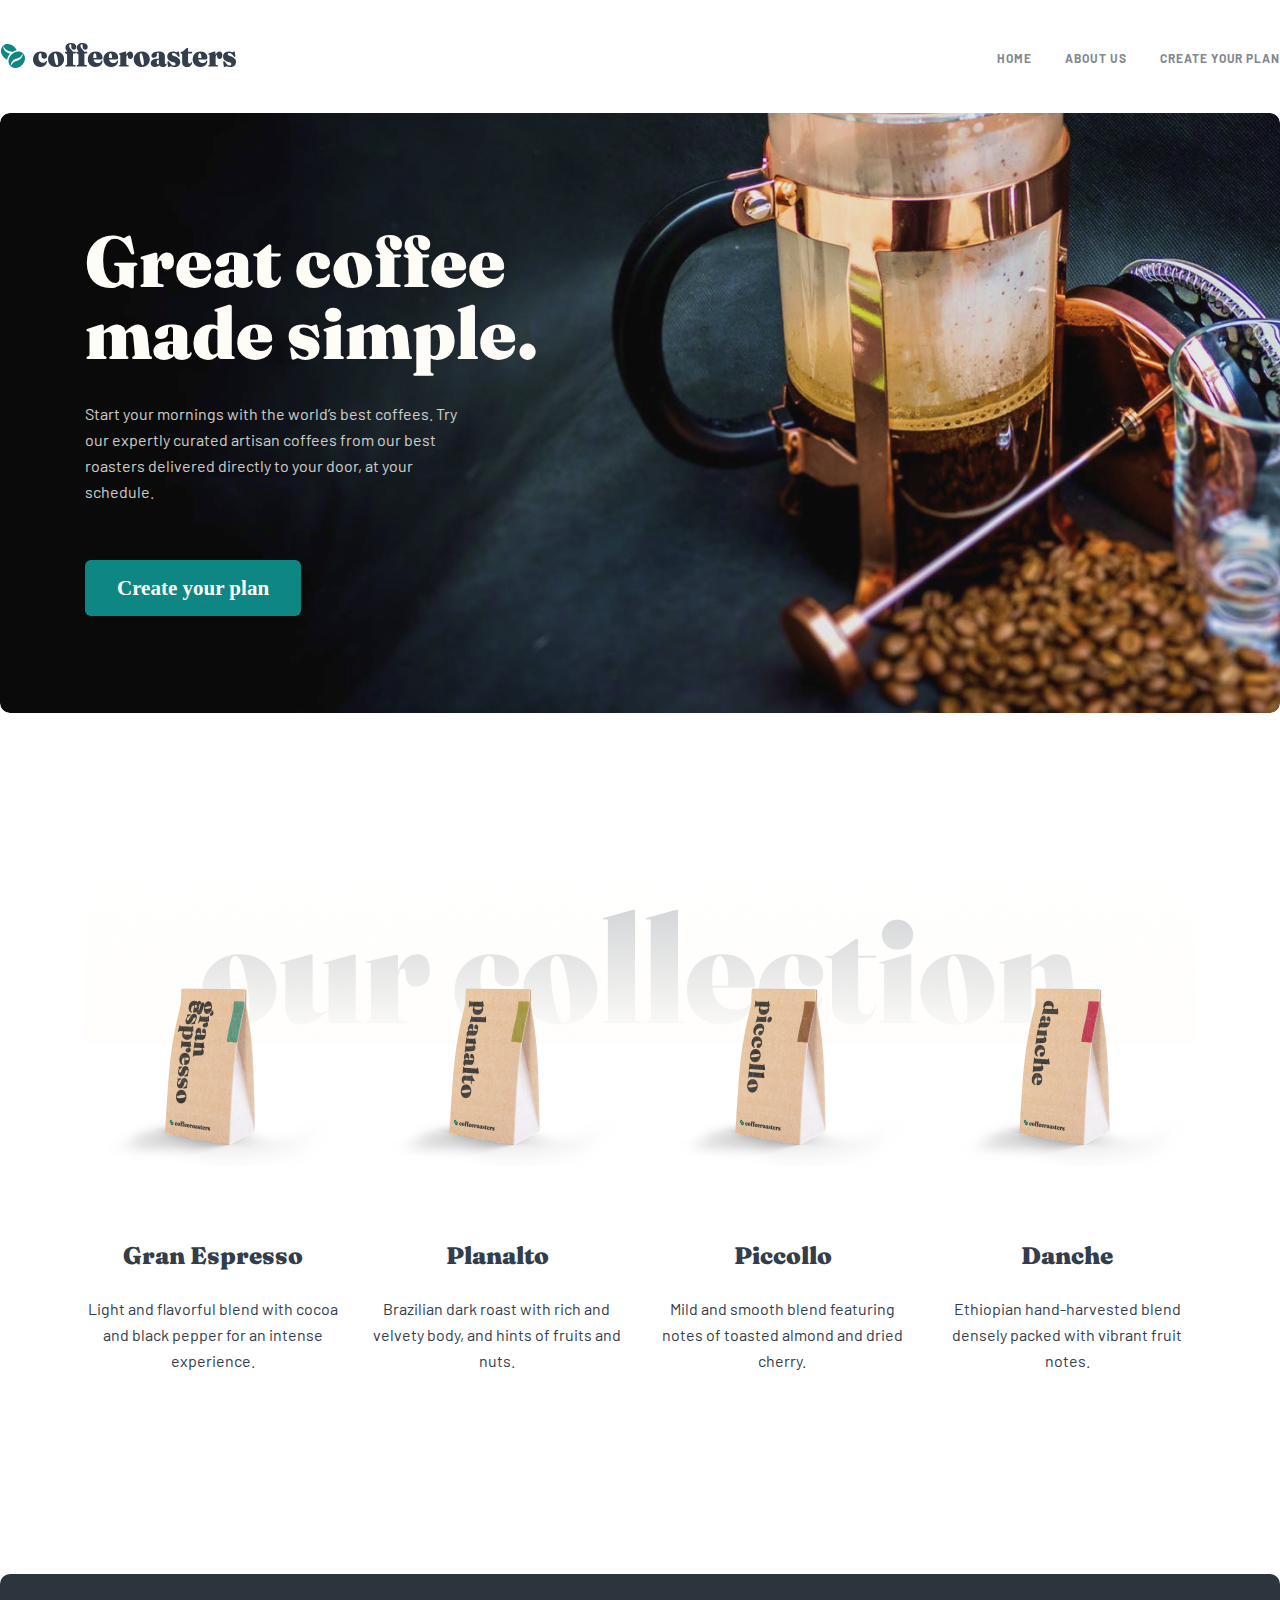
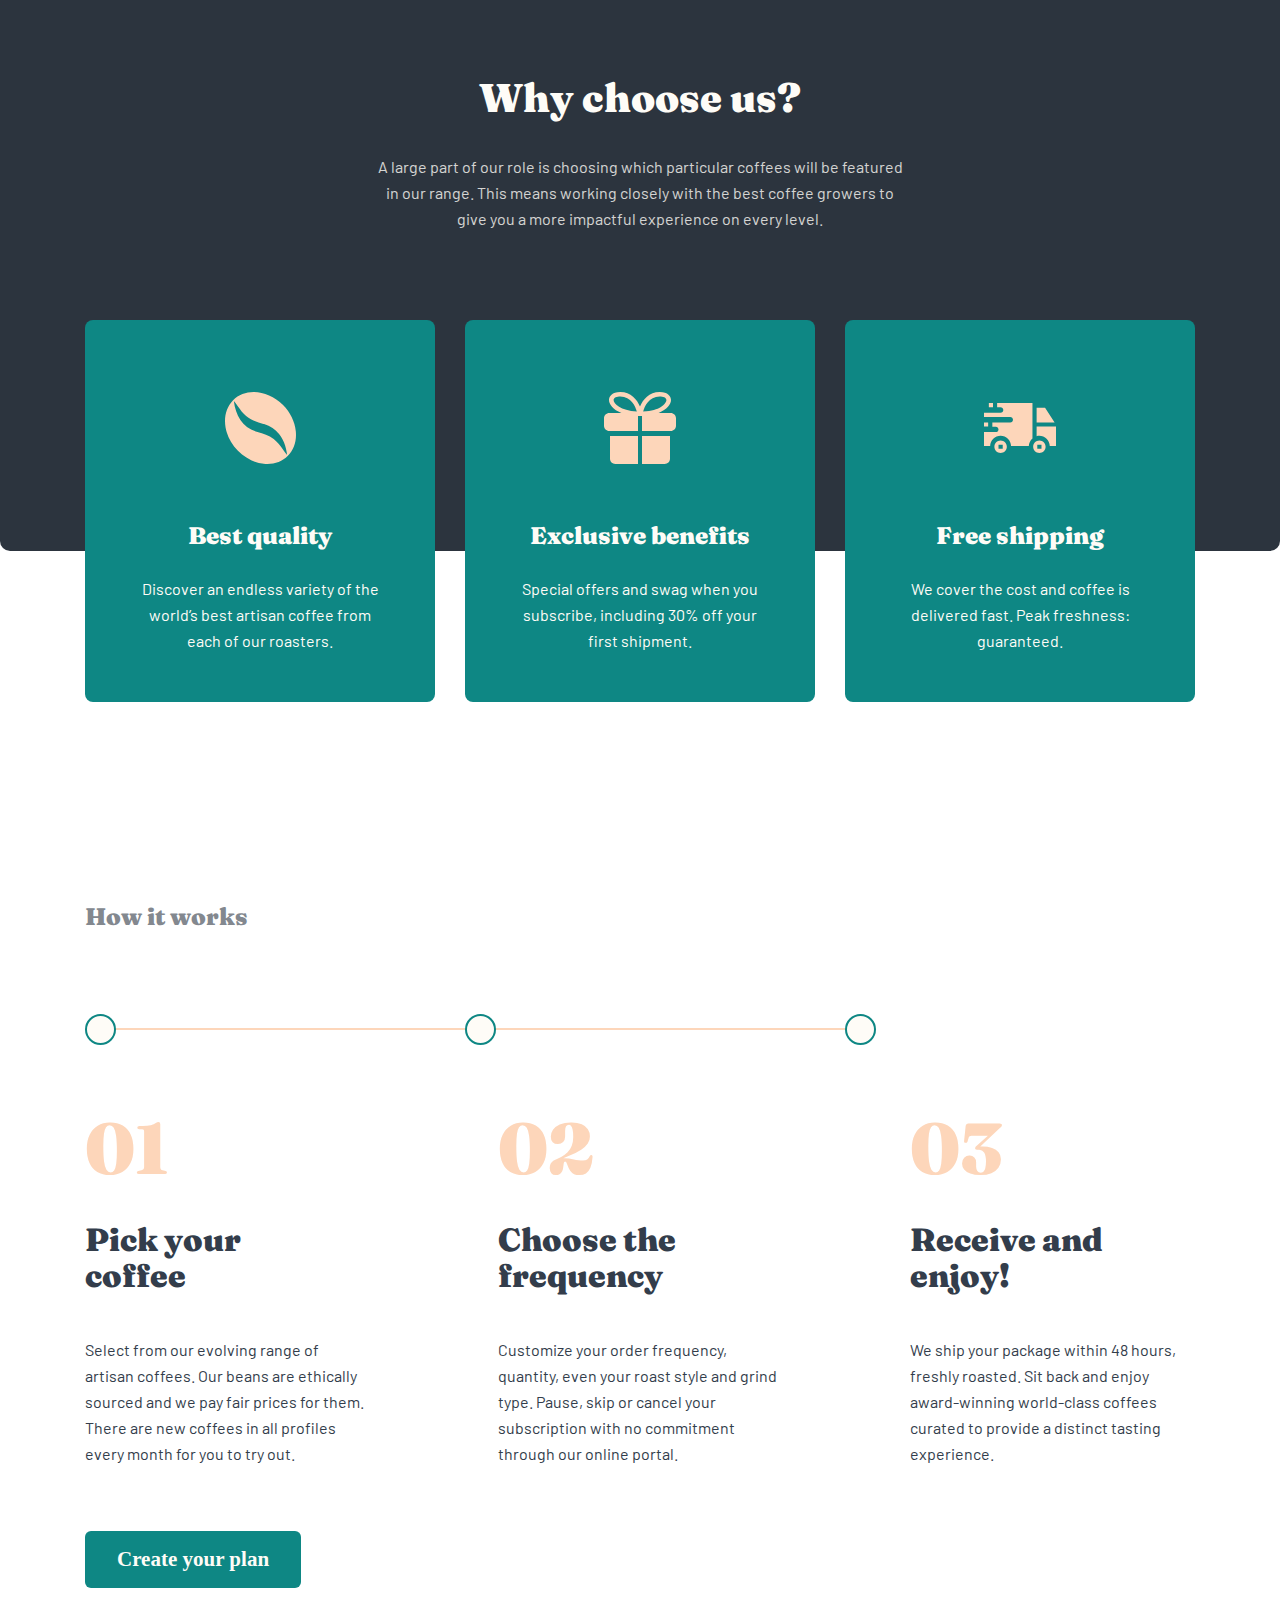
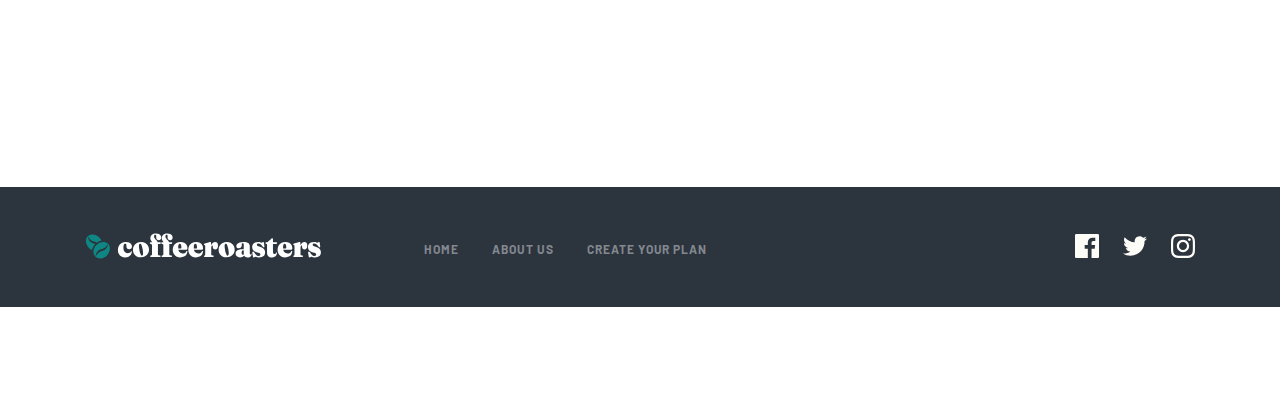
<file: index.html>
<!DOCTYPE html>
<html lang="en">

<head>
    <meta charset="UTF-8">
    <meta http-equiv="X-UA-Compatible" content="IE=edge">
    <meta name="viewport" content="width=device-width, initial-scale=1.0">
    <title>Desktop-Home</title>
    <link rel="preconnect" href="https://fonts.googleapis.com">
    <link rel="preconnect" href="https://fonts.gstatic.com" crossorigin>
    <link href="https://fonts.googleapis.com/css2?family=Fraunces:opsz,wght@9..144,900&display=swap" rel="stylesheet">
    <link rel="preconnect" href="https://fonts.googleapis.com">
    <link rel="preconnect" href="https://fonts.gstatic.com" crossorigin>
    <link href="https://fonts.googleapis.com/css2?family=Barlow:wght@400;700&display=swap" rel="stylesheet">
    <link rel="stylesheet" href="./сss/styles.css">
</head>
<body>
    <header class="header container">
        <a href="./index.html"><img class="logo" src="./images/logo.svg" alt=""></a>
        <nav>
            <ul class="menu menu__header">
                <li><a class="menu__item menu__item-header" href="./index.html">home</a></li>
                <li><a class="menu__item menu__item-header" href="./about-us.html">about us</a></li>
                <li><a class="menu__item menu__item-header" href="./desktop_create-plan.html">create your plan</a></li>
            </ul>
            <button class="burger"></button>
        </nav>
    </header>
    <main>
        <section class="slider container">
            <article class="content">
                <div class="slider__box">
                    <h1 class="slider__box-title">Great coffee
                        made simple.</h1>
                    <p class="slider__box-text">Start your mornings with the world’s best coffees. Try our expertly curated artisan coffees from
                        our
                        best roasters delivered directly to your door, at your schedule.</p>
                    <a href="./desktop_create-plan.html" class="button">Create your plan</a>
                </div>
            </article>
        </section>
        <section class="container collection_wrap">
            <article class="content collection">
                <article class="collection__sack">
                    <img class="collection__sack_coffee" src="./images/kopi1 copy.png" alt="">
                    <div>
                        <h4 class="collection__sack_coffee-title"> Gran Espresso</h4>
                        <p class="collection__sack_coffee-text">Light and flavorful blend with cocoa and black pepper for an intense experience.</p>
                    </div>
                </article>
                <article class="collection__sack">
                    <img class="collection__sack_coffee" src="./images/kopi2.png" alt="">
                    <div>
                        <h4 class="collection__sack_coffee-title"> Planalto</h4>
                        <p class="collection__sack_coffee-text">Brazilian dark roast with rich and velvety body, and hints of fruits and nuts.</p>
                    </div>
                </article>
                <article class="collection__sack">
                    <img class="collection__sack_coffee" src="./images/kopi3.png" alt="">
                    <div>
                        <h4 class="collection__sack_coffee-title">Piccollo</h4>
                        <p class="collection__sack_coffee-text">Mild and smooth blend featuring notes of toasted almond and dried cherry.</p>
                    </div>
                </article>
                <article class="collection__sack">
                    <img class="collection__sack_coffee coffee_4" src="./images/kopi4.png" alt="">
                    <div>
                        <h4 class="collection__sack_coffee-title">Danche</h4>
                        <p class="collection__sack_coffee-text">Ethiopian hand-harvested blend densely packed with vibrant fruit notes.</p>
                    </div>
                </article>
            </article>
        </section>
        <section class="container ">
            <article class="about__us">
                <h2 class="about__us-title">Why choose us?</h2>
                <p class="about__us-text">A large part of our role is choosing which particular coffees will be featured
                    in our range. This means working closely with the best coffee growers to give
                    you a more impactful experience on every level.</p>
                <div class="content about__us-wrap">
                    <article class="about__us-box">
                        <img class="about__us-icon" src="./icons/coffee-bean.svg" alt="">
                        <div>
                            <h4 class="about__us-box_title">Best quality</h4>
                            <p class="about__us-box_text">Discover an endless variety of the world’s best artisan coffee from each of our roasters.</p>
                        </div>
                    </article>
                    <article class="about__us-box">
                        <img class="about__us-icon" src="./icons/Combined Shape.svg" alt="">
                        <div>
                            <h4 class="about__us-box_title">Exclusive benefits</h4>
                            <p class="about__us-box_text">Special offers and swag when you subscribe, including 30% off your first shipment.</p>
                        </div>
                    </article>
                    <article class="about__us-box">
                        <img class="about__us-icon icon-car" src="./icons/car.svg" alt="">
                        <div>
                            <h4 class="about__us-box_title">Free shipping</h4>
                            <p class="about__us-box_text">We cover the cost and coffee is delivered fast. Peak freshness: guaranteed.</p>
                        </div>
                    </article>
                </div>
            </article>
        </section>
        <section class="container">
            <article class="content works">
                <h4 class="works-title">How it works</h4>
                <div class="works-oval">
                    <img src="./icons/Oval Copy.svg" alt="">
                    <img src="./icons/Oval Copy.svg" alt="">
                    <img src="./icons/Oval Copy.svg" alt="">
                </div>
                    <div class="works_wrap content">
                        <article class="works_item">
                            <p class="works_item-number">01</p>
                            <h3 class="works_item-title">Pick your <br>
                                coffee</h3>
                            <p class="works_item-text">Select from our evolving range of artisan coffees. Our beans are ethically sourced and we pay fair prices for them. There are new coffees in all profiles every month for you to try out.</p>
                        </article>
                        <article class="works_item">
                            <p class="works_item-number">02</p>
                            <h3 class="works_item-title">Choose the frequency</h3>
                            <p class="works_item-text">Customize&nbsp;your&nbsp;order&nbsp;frequency, quantity, even your roast style and grind type. Pause, skip or cancel your subscription with no commitment through our online portal.</p>
                        </article>
                        <article class="works_item">
                            <p class="works_item-number">03</p>
                            <h3 class="works_item-title">Receive and enjoy!</h3>
                            <p class="works_item-text">We ship your package within 48 hours, freshly roasted. Sit back and enjoy award-winning world-class coffees curated to provide a distinct tasting experience.</p>
                        </article>
                     </div>
                     <a href="./desktop_create-plan.html" class="button">Create your plan</a>
            </article >
        </section>
    </main>
<footer class="container">
<section class="footer_wrap content">
    <a href="./index.html"><img class="logo_footer" src="./images/logo_footer.svg" alt=""></a>
    <nav>
        <ul class="menu">
            <li><a class="menu__item menu__footer" href="./index.html">HOME</a></li>
            <li><a class="menu__item menu__footer" href="./about-us.html">ABOUT US</a></li>
            <li><a class="menu__item menu__footer" href="./desktop_create-plan.html">CREATE YOUR PLAN</a></li>
        </ul>
    </nav>
    <article class="socials">
        <a href="#"><svg width="24" height="24" viewBox="0 0 24 24" fill="none" xmlns="http://www.w3.org/2000/svg">
            <path d="M22.675 0H1.325C0.593 0 0 0.593 0 1.325V22.676C0 23.407 0.593 24 1.325 24H12.82V14.706H9.692V11.084H12.82V8.413C12.82 5.313 14.713 3.625 17.479 3.625C18.804 3.625 19.942 3.724 20.274 3.768V7.008L18.356 7.009C16.852 7.009 16.561 7.724 16.561 8.772V11.085H20.148L19.681 14.707H16.561V24H22.677C23.407 24 24 23.407 24 22.675V1.325C24 0.593 23.407 0 22.675 0Z" fill="#FEFCF7"/>
            </svg></a>
        <a href="#"><svg width="24" height="20" viewBox="0 0 24 20" fill="none" xmlns="http://www.w3.org/2000/svg">
            <path d="M24 2.55705C23.117 2.94905 22.168 3.21305 21.172 3.33205C22.189 2.72305 22.97 1.75805 23.337 0.608047C22.386 1.17205 21.332 1.58205 20.21 1.80305C19.313 0.846047 18.032 0.248047 16.616 0.248047C13.437 0.248047 11.101 3.21405 11.819 6.29305C7.728 6.08805 4.1 4.12805 1.671 1.14905C0.381 3.36205 1.002 6.25705 3.194 7.72305C2.388 7.69705 1.628 7.47605 0.965 7.10705C0.911 9.38805 2.546 11.522 4.914 11.997C4.221 12.185 3.462 12.229 2.69 12.081C3.316 14.037 5.134 15.46 7.29 15.5C5.22 17.123 2.612 17.848 0 17.54C2.179 18.937 4.768 19.752 7.548 19.752C16.69 19.752 21.855 12.031 21.543 5.10605C22.505 4.41105 23.34 3.54405 24 2.55705Z" fill="#FEFCF7"/>
            </svg></a>
        <a href="#"><svg width="24" height="24" viewBox="0 0 24 24" fill="none" xmlns="http://www.w3.org/2000/svg">
            <path fill-rule="evenodd" clip-rule="evenodd" d="M12 0C8.741 0 8.333 0.014 7.053 0.072C2.695 0.272 0.273 2.69 0.073 7.052C0.014 8.333 0 8.741 0 12C0 15.259 0.014 15.668 0.072 16.948C0.272 21.306 2.69 23.728 7.052 23.928C8.333 23.986 8.741 24 12 24C15.259 24 15.668 23.986 16.948 23.928C21.302 23.728 23.73 21.31 23.927 16.948C23.986 15.668 24 15.259 24 12C24 8.741 23.986 8.333 23.928 7.053C23.732 2.699 21.311 0.273 16.949 0.073C15.668 0.014 15.259 0 12 0ZM12 2.163C15.204 2.163 15.584 2.175 16.85 2.233C20.102 2.381 21.621 3.924 21.769 7.152C21.827 8.417 21.838 8.797 21.838 12.001C21.838 15.206 21.826 15.585 21.769 16.85C21.62 20.075 20.105 21.621 16.85 21.769C15.584 21.827 15.206 21.839 12 21.839C8.796 21.839 8.416 21.827 7.151 21.769C3.891 21.62 2.38 20.07 2.232 16.849C2.174 15.584 2.162 15.205 2.162 12C2.162 8.796 2.175 8.417 2.232 7.151C2.381 3.924 3.896 2.38 7.151 2.232C8.417 2.175 8.796 2.163 12 2.163ZM5.838 12C5.838 8.597 8.597 5.838 12 5.838C15.403 5.838 18.162 8.597 18.162 12C18.162 15.404 15.403 18.163 12 18.163C8.597 18.163 5.838 15.403 5.838 12ZM12 16C9.791 16 8 14.21 8 12C8 9.791 9.791 8 12 8C14.209 8 16 9.791 16 12C16 14.21 14.209 16 12 16ZM16.965 5.595C16.965 4.8 17.61 4.155 18.406 4.155C19.201 4.155 19.845 4.8 19.845 5.595C19.845 6.39 19.201 7.035 18.406 7.035C17.61 7.035 16.965 6.39 16.965 5.595Z" fill="#FEFCF7"/>
            </svg></a>
    </article>
</section>
</footer>
</body>

</html>
</file>
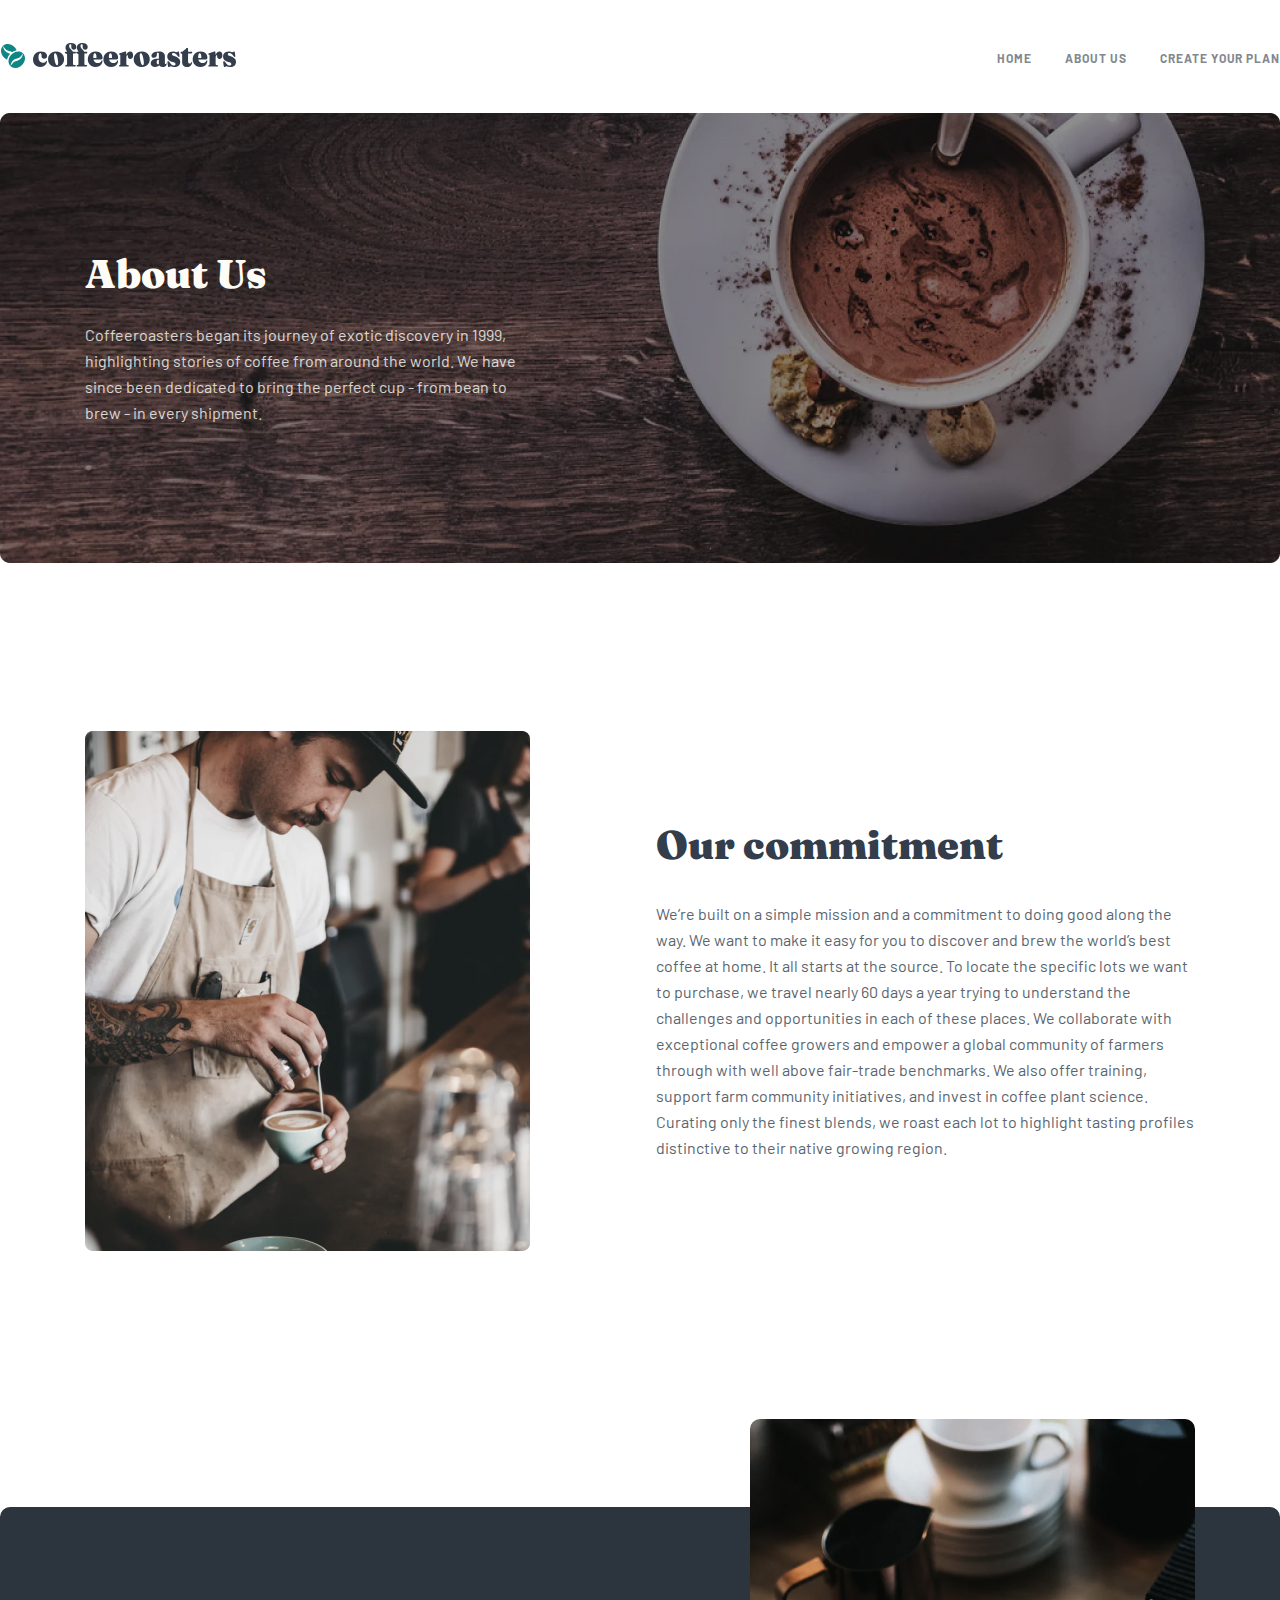
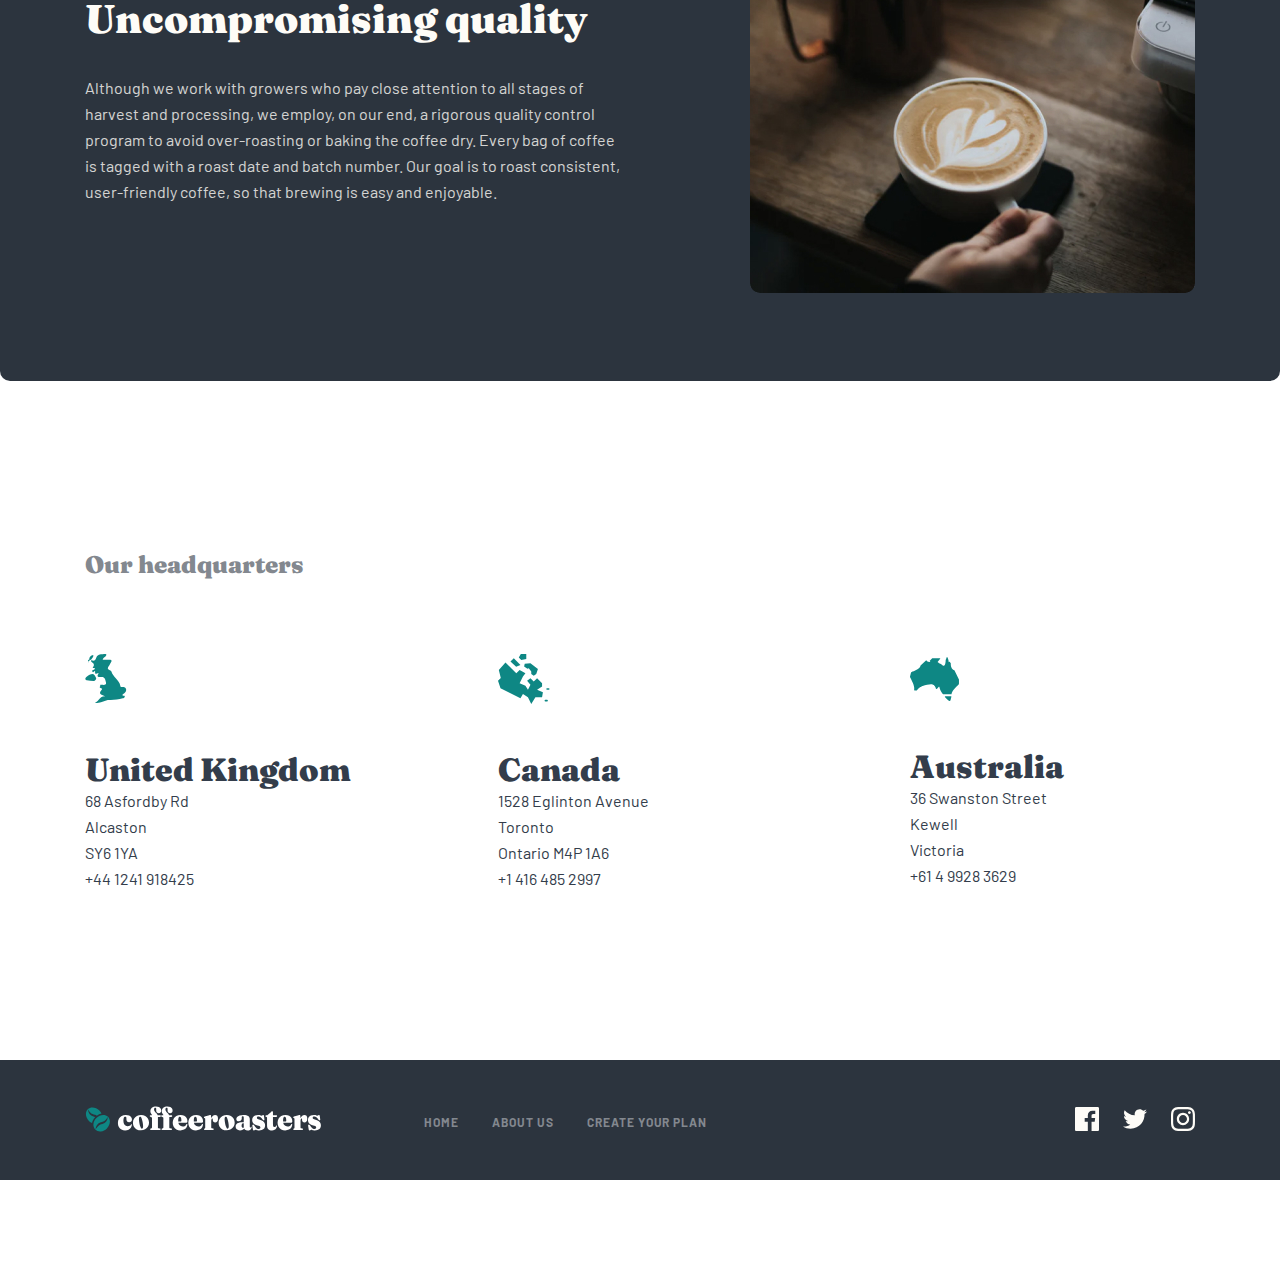
<file: about-us.html>
<!DOCTYPE html>
<html lang="en">

<head>
    <meta charset="UTF-8">
    <meta http-equiv="X-UA-Compatible" content="IE=edge">
    <meta name="viewport" content="width=device-width, initial-scale=1.0">
    <title>Desktop-About_Us</title>
    <link rel="preconnect" href="https://fonts.googleapis.com">
    <link rel="preconnect" href="https://fonts.gstatic.com" crossorigin>
    <link href="https://fonts.googleapis.com/css2?family=Fraunces:opsz,wght@9..144,900&display=swap" rel="stylesheet">
    <link rel="preconnect" href="https://fonts.googleapis.com">
    <link rel="preconnect" href="https://fonts.gstatic.com" crossorigin>
    <link href="https://fonts.googleapis.com/css2?family=Barlow:wght@400;700&display=swap" rel="stylesheet">
    <link rel="stylesheet" href="./сss/styles.css">
    <link rel="stylesheet" href="./styles-about-us.css">
</head>

<body>
    <header class="header container">
        <a href="./index.html"><img class="logo" src="./images/logo.svg" alt=""></a>
        <nav>
            <ul class="menu menu__header">
                <li><a class="menu__item menu__item-header" href="./index.html">home</a></li>
                <li><a class="menu__item menu__item-header" href="./about-us.html">about us</a></li>
                <li><a class="menu__item menu__item-header" href="./desktop_create-plan.html">create your plan</a></li>
            </ul>
            <button class="burger"></button>
        </nav>
    </header>
    <main>
        <section class="slider__about container">
            <article class="content">
                <div class="slider__about_box">
                    <h2 class="slider__about_box-title">About Us</h2>
                    <p class="slider__about_box-text">Coffeeroasters began its journey of exotic discovery in 1999,
                        highlighting stories of coffee from around the world. We have since been dedicated to bring the
                        perfect cup - from bean to brew - in every shipment.</p>
                </div>
            </article>
        </section>
        <section class="container  commitment_wrap">
            <article class="content  commitment">
                <div class="commitment__img"></div>
                <div class="commitment__box">
                    <h2 class="commitment__box-title">Our commitment</h2>
                    <p class="commitment__box-text">We’re built on a simple mission and a commitment to doing good along
                        the way. We want to make it easy for you to discover and brew the world’s best coffee at home.
                        It all starts at the source. To locate the specific lots we want to purchase, we travel nearly
                        60 days a year trying to understand the challenges and opportunities in each of these places. We
                        collaborate with exceptional coffee growers and empower a global community of farmers through
                        with well above fair-trade benchmarks. We also offer training, support farm community
                        initiatives, and invest in coffee plant science. Curating only the finest blends, we roast each
                        lot to highlight tasting profiles distinctive to their native growing region.</p>
                </div>
            </article>
        </section>
        <section class="container quality">
            <article class="content quality-wrap">
                <div class="quality-box">
                    <h2 class="quality-title">Uncompromising quality</h2>
                    <p class="quality-text">Although we work with growers who pay close attention to all stages of
                        harvest and processing, we employ, on our end, a rigorous quality control program to avoid
                        over-roasting or baking the coffee dry. Every bag of coffee is tagged with a roast date and
                        batch number. Our goal is to roast consistent, user-friendly coffee, so that brewing is easy and
                        enjoyable.</p>
                </div>
                <div class="quality-img"></div>
            </article>
        </section>
        <section class="container">
            <article class="content headquarters">
                <h4 class="headquarters-title">Our headquarters</h4>
                <div class="headquarters_wrap content">
                    <article class="headquarters_item">
                        <img class="headquarters_icon" src="./icons/u_kingdom.svg" alt="">
                        <h3 class="headquarters_item-title">United Kingdom</h3>
                        <p class="headquarters_item-text">68 Asfordby Rd <br>
                            Alcaston <br>
                            SY6 1YA <br>
                            +44 1241 918425</p>
                    </article>
                    <article class="headquarters_item">
                        <img class="headquarters_icon" src="./icons/canada.svg" alt="">
                        <h3 class="headquarters_item-title">Canada</h3>
                        <p class="headquarters_item-text">1528 Eglinton Avenue <br>
                            Toronto <br>
                            Ontario M4P 1A6 <br>
                            +1 416 485 2997</p>
                    </article>
                    <article class="headquarters_item">
                        <img class="headquarters_icon" src="./icons/australia.svg" alt="">
                        <h3 class="headquarters_item-title">Australia</h3>
                        <p class="headquarters_item-text">36 Swanston Street <br>
                            Kewell <br>
                            Victoria <br>
                            +61 4 9928 3629</p>
                    </article>
                </div>
            </article>
        </section>
    </main>
    <footer class="container">
        <section class="footer_wrap content">
            <a href="./index.html"><img class="logo_footer" src="./images/logo_footer.svg" alt=""></a>
            <nav>
                <ul class="menu">
                    <li><a class="menu__item menu__footer" href="./index.html">HOME</a></li>
                    <li><a class="menu__item menu__footer" href="./about-us.html">ABOUT US</a></li>
                    <li><a class="menu__item menu__footer" href="./desktop_create-plan.html">CREATE YOUR PLAN</a></li>
                </ul>
            </nav>
            <article class="socials">
                <a href="#"><svg width="24" height="24" viewBox="0 0 24 24" fill="none"
                        xmlns="http://www.w3.org/2000/svg">
                        <path
                            d="M22.675 0H1.325C0.593 0 0 0.593 0 1.325V22.676C0 23.407 0.593 24 1.325 24H12.82V14.706H9.692V11.084H12.82V8.413C12.82 5.313 14.713 3.625 17.479 3.625C18.804 3.625 19.942 3.724 20.274 3.768V7.008L18.356 7.009C16.852 7.009 16.561 7.724 16.561 8.772V11.085H20.148L19.681 14.707H16.561V24H22.677C23.407 24 24 23.407 24 22.675V1.325C24 0.593 23.407 0 22.675 0Z"
                            fill="#FEFCF7" />
                    </svg></a>
                <a href="#"><svg width="24" height="20" viewBox="0 0 24 20" fill="none"
                        xmlns="http://www.w3.org/2000/svg">
                        <path
                            d="M24 2.55705C23.117 2.94905 22.168 3.21305 21.172 3.33205C22.189 2.72305 22.97 1.75805 23.337 0.608047C22.386 1.17205 21.332 1.58205 20.21 1.80305C19.313 0.846047 18.032 0.248047 16.616 0.248047C13.437 0.248047 11.101 3.21405 11.819 6.29305C7.728 6.08805 4.1 4.12805 1.671 1.14905C0.381 3.36205 1.002 6.25705 3.194 7.72305C2.388 7.69705 1.628 7.47605 0.965 7.10705C0.911 9.38805 2.546 11.522 4.914 11.997C4.221 12.185 3.462 12.229 2.69 12.081C3.316 14.037 5.134 15.46 7.29 15.5C5.22 17.123 2.612 17.848 0 17.54C2.179 18.937 4.768 19.752 7.548 19.752C16.69 19.752 21.855 12.031 21.543 5.10605C22.505 4.41105 23.34 3.54405 24 2.55705Z"
                            fill="#FEFCF7" />
                    </svg></a>
                <a href="#"><svg width="24" height="24" viewBox="0 0 24 24" fill="none"
                        xmlns="http://www.w3.org/2000/svg">
                        <path fill-rule="evenodd" clip-rule="evenodd"
                            d="M12 0C8.741 0 8.333 0.014 7.053 0.072C2.695 0.272 0.273 2.69 0.073 7.052C0.014 8.333 0 8.741 0 12C0 15.259 0.014 15.668 0.072 16.948C0.272 21.306 2.69 23.728 7.052 23.928C8.333 23.986 8.741 24 12 24C15.259 24 15.668 23.986 16.948 23.928C21.302 23.728 23.73 21.31 23.927 16.948C23.986 15.668 24 15.259 24 12C24 8.741 23.986 8.333 23.928 7.053C23.732 2.699 21.311 0.273 16.949 0.073C15.668 0.014 15.259 0 12 0ZM12 2.163C15.204 2.163 15.584 2.175 16.85 2.233C20.102 2.381 21.621 3.924 21.769 7.152C21.827 8.417 21.838 8.797 21.838 12.001C21.838 15.206 21.826 15.585 21.769 16.85C21.62 20.075 20.105 21.621 16.85 21.769C15.584 21.827 15.206 21.839 12 21.839C8.796 21.839 8.416 21.827 7.151 21.769C3.891 21.62 2.38 20.07 2.232 16.849C2.174 15.584 2.162 15.205 2.162 12C2.162 8.796 2.175 8.417 2.232 7.151C2.381 3.924 3.896 2.38 7.151 2.232C8.417 2.175 8.796 2.163 12 2.163ZM5.838 12C5.838 8.597 8.597 5.838 12 5.838C15.403 5.838 18.162 8.597 18.162 12C18.162 15.404 15.403 18.163 12 18.163C8.597 18.163 5.838 15.403 5.838 12ZM12 16C9.791 16 8 14.21 8 12C8 9.791 9.791 8 12 8C14.209 8 16 9.791 16 12C16 14.21 14.209 16 12 16ZM16.965 5.595C16.965 4.8 17.61 4.155 18.406 4.155C19.201 4.155 19.845 4.8 19.845 5.595C19.845 6.39 19.201 7.035 18.406 7.035C17.61 7.035 16.965 6.39 16.965 5.595Z"
                            fill="#FEFCF7" />
                    </svg></a>
            </article>
        </section>
    </footer>
</body>

</html>
</file>
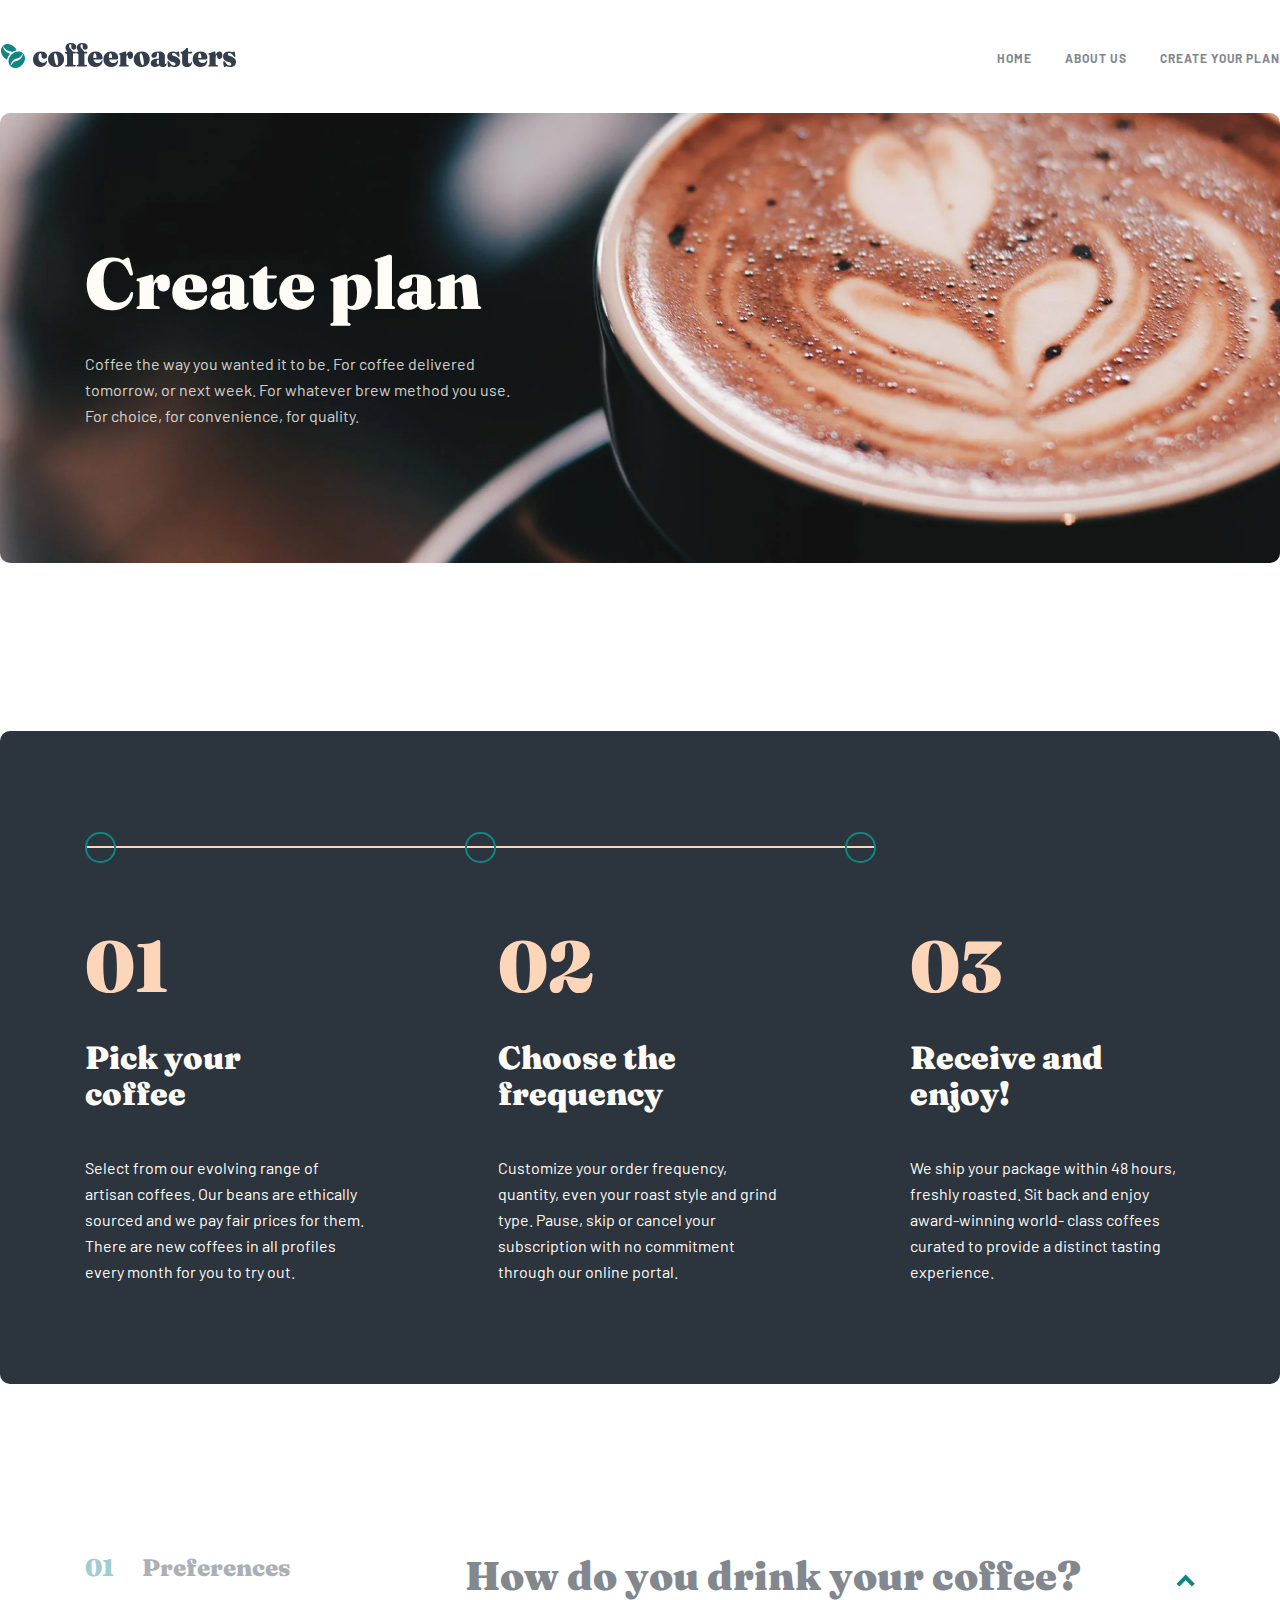
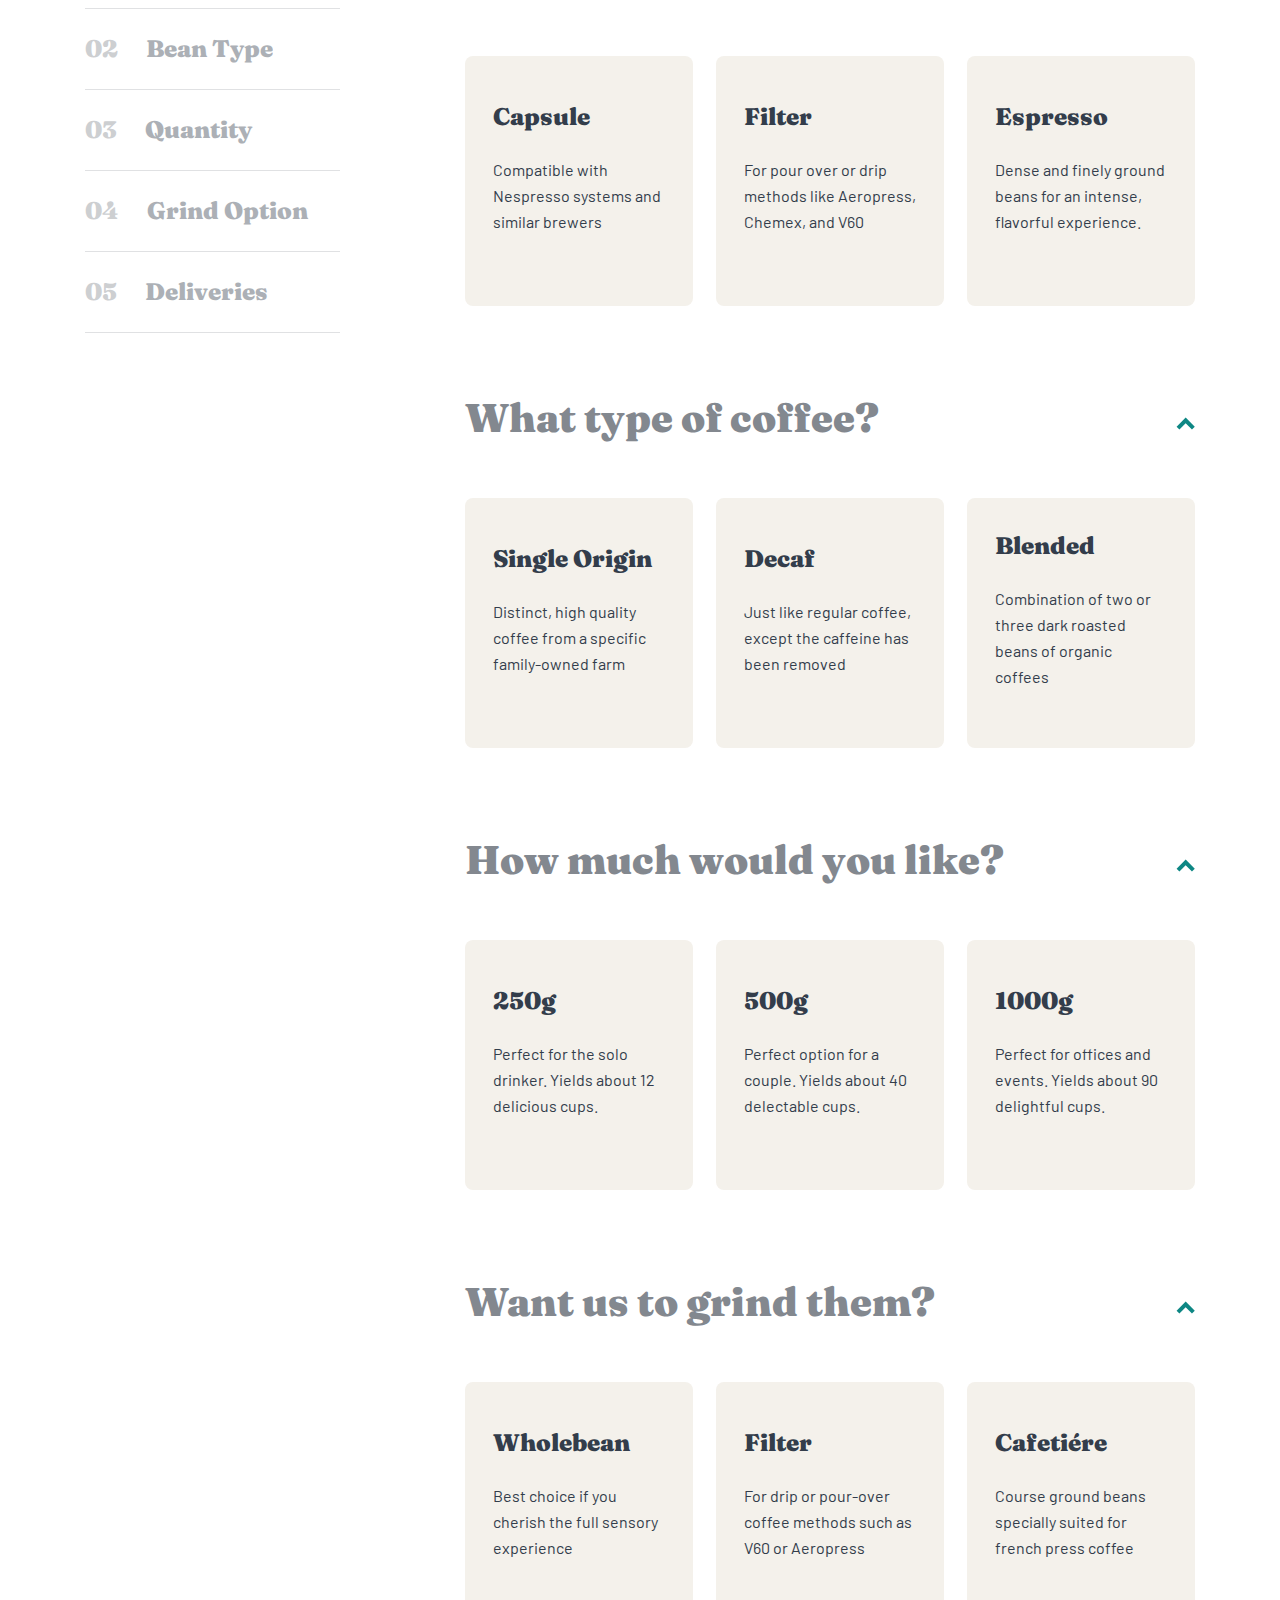
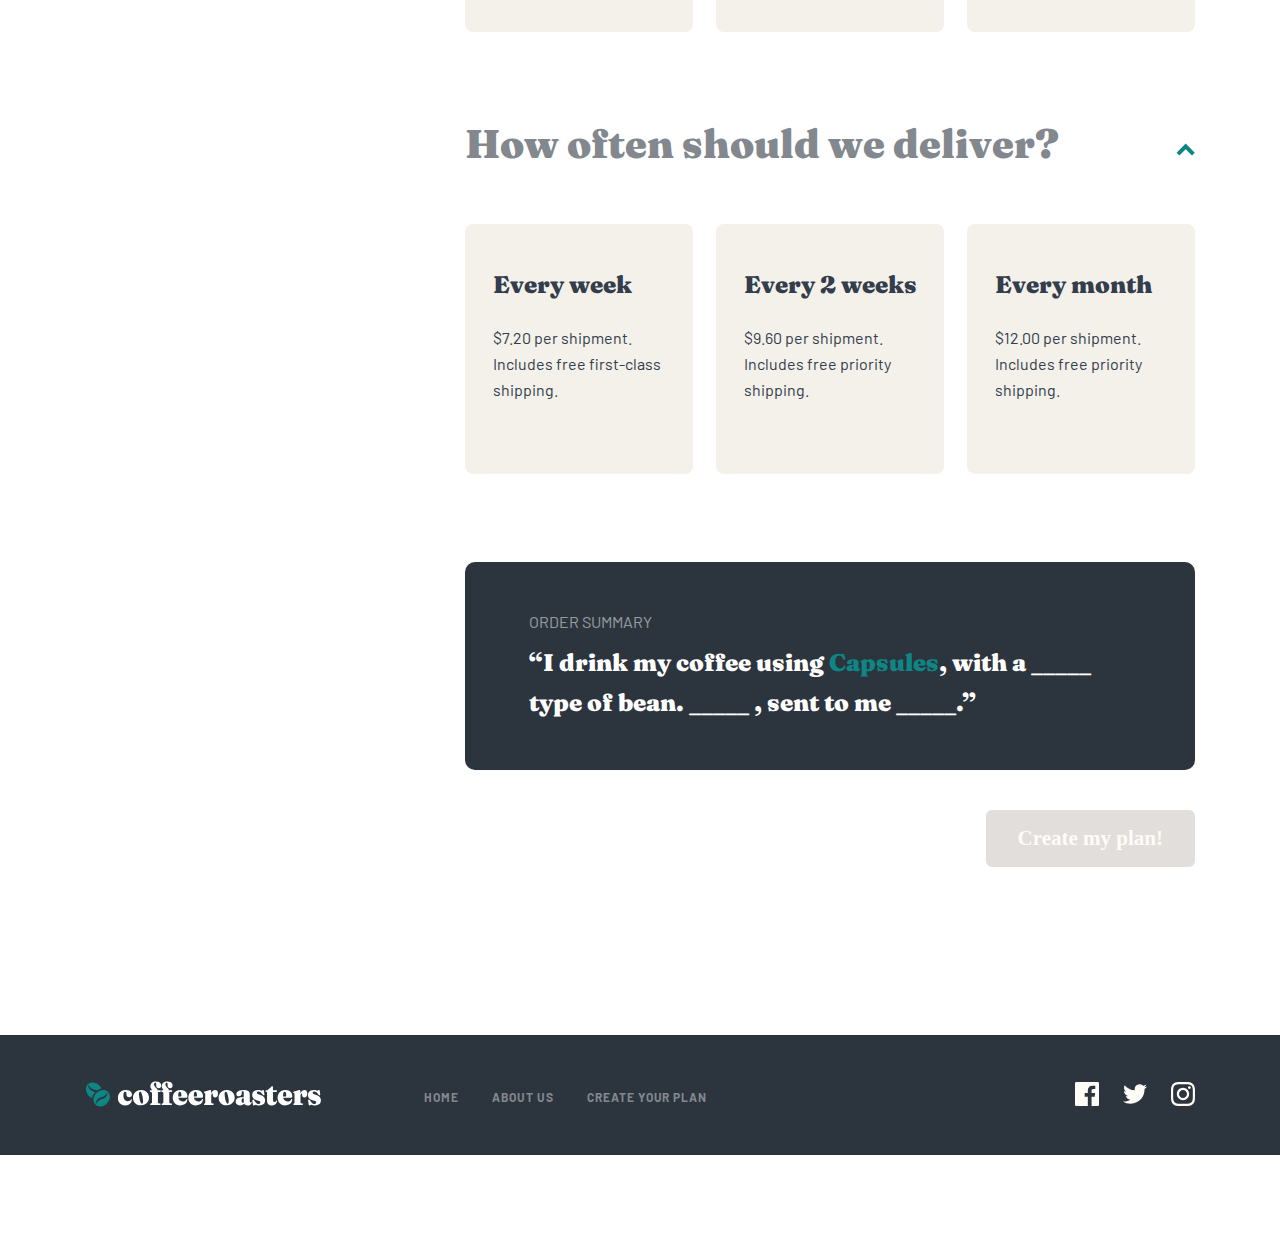
<file: desktop_create-plan.html>
<!DOCTYPE html>
<html lang="en">

<head>
    <meta charset="UTF-8">
    <meta http-equiv="X-UA-Compatible" content="IE=edge">
    <meta name="viewport" content="width=device-width, initial-scale=1.0">
    <title>Desktop-Subscribe</title>
    <link rel="preconnect" href="https://fonts.googleapis.com">
    <link rel="preconnect" href="https://fonts.gstatic.com" crossorigin>
    <link href="https://fonts.googleapis.com/css2?family=Fraunces:opsz,wght@9..144,900&display=swap" rel="stylesheet">
    <link rel="preconnect" href="https://fonts.googleapis.com">
    <link rel="preconnect" href="https://fonts.gstatic.com" crossorigin>
    <link href="https://fonts.googleapis.com/css2?family=Barlow:wght@400;700&display=swap" rel="stylesheet">
    <link rel="stylesheet" href="./сss/styles.css">
    <link rel="stylesheet" href="./styles__desktop_create-plan.css">
</head>

<body>
    <header class="header container">
        <a href="./index.html"><img class="logo" src="./images/logo.svg" alt=""></a>
        <nav>
            <ul class="menu menu__header">
                <li><a class="menu__item menu__item-header" href="./index.html">home</a></li>
                <li><a class="menu__item menu__item-header" href="./about-us.html">about us</a></li>
                <li><a class="menu__item menu__item-header" href="./desktop_create-plan.html">create your plan</a></li>
            </ul>
            <button class="burger"></button>
        </nav>
    </header>
    <main>
        <section class="slider__subscribeDefault container">
            <article class="content">
                <div class="slider__subscribeDefault-box">
                    <h1 class="slider__subscribeDefault_box-title">Create plan</h1>
                    <p class="slider__subscribeDefault_box-text">Coffee the way you wanted it to be. For coffee
                        delivered tomorrow, or next week. For whatever brew method you use. For choice, for convenience,
                        for quality.</p>
                </div>
            </article>
        </section>
        <section class="container choice_background">
            <article class="content choice">
                <div class="choice-oval">
                    <div class="choice-oval_item"></div>
                    <div class="choice-oval_item"></div>
                    <div class="choice-oval_item"></div>
                </div>
                <div class="choice_wrap content">
                    <article class="choice_item">
                        <p class="choice_item-number">01</p>
                        <h3 class="choice_item-title">Pick your <br>
                            coffee</h3>
                        <p class="choice_item-text">Select from our evolving range of artisan coffees. Our beans are
                            ethically sourced and we pay fair prices for them. There are new coffees in all profiles
                            every month for you to try out.</p>
                    </article>
                    <article class="choice_item">
                        <p class="choice_item-number">02</p>
                        <h3 class="choice_item-title">Choose the frequency</h3>
                        <p class="choice_item-text">Customize&nbsp;your&nbsp;order&nbsp;frequency, quantity, even your
                            roast style and grind type. Pause, skip or cancel your subscription with no commitment
                            through our online portal.</p>
                    </article>
                    <article class="choice_item">
                        <p class="choice_item-number">03</p>
                        <h3 class="choice_item-title">Receive and enjoy!</h3>
                        <p class="choice_item-text">We ship your package within 48 hours, freshly roasted. Sit back and
                            enjoy award-winning world-&nbsp;class coffees curated to provide a distinct tasting
                            experience.
                        </p>
                    </article>
                </div>
            </article>
        </section>
        <section class="content assortment">
            <aside>
                <ul>
                    <li class="assortment__wrap">
                        <div class="assortment__wrap-title">
                            <a href="#">
                                <h4 class="assortment__wrap-title_01 title-assortment">Preferences</h4>
                            </a>
                            <div class="assortment__wrap-border"></div>
                        </div>

                    </li>
                    <li class="assortment__wrap">
                        <div class="assortment__wrap-title">
                            <a href="#">
                                <h4 class="assortment__wrap-title_02 title-assortment">Bean Type</h4>
                            </a>
                            <div class="assortment__wrap-border"></div>
                        </div>

                    </li>
                    <li class="assortment__wrap">
                        <div class="assortment__wrap-title">
                            <a href="#">
                                <h4 class="assortment__wrap-title_03 title-assortment">Quantity</h4>
                            </a>
                            <div class="assortment__wrap-border"></div>
                        </div>

                    </li>
                    <li class="assortment__wrap">
                        <div class="assortment__wrap-title">
                            <a href="#">
                                <h4 class="assortment__wrap-title_04 title-assortment">Grind&nbsp;Option</h4>
                            </a>
                            <div class="assortment__wrap-border"></div>
                        </div>

                    </li>
                    <li class="assortment__wrap">
                        <div class="assortment__wrap-title">
                            <a href="#">
                                <h4 class="assortment__wrap-title_05 title-assortment">Deliveries</h4>
                            </a>
                            <div class="assortment__wrap-border"></div>
                        </div>

                    </li>
                </ul>
            </aside>
            <article class="assortment__choice">
                <div class="assortment__choice-wrap">
                    <div class="assortment__choice-title_wrap">
                        <p class="assortment__choice-title assortment__choice-title_1">How do you drink your coffee?</p>
                        <button class="assortment__choice-title_button assortment__choice-title1_button"><img
                                src="./icons/arrow_up.svg" alt=""> </button>
                    </div>
                    <div class="assortment__choice-wrap_box">
                        <article class="assortment__choice-box">
                            <div>
                                <h4 class="assortment__choice-box_title">Capsule</h4>
                                <p class="assortment__choice-box_text">Compatible with Nespresso systems and similar
                                    brewers</p>
                            </div>
                        </article>
                        <article class="assortment__choice-box">
                            <div>
                                <h4 class="assortment__choice-box_title">Filter</h4>
                                <p class="assortment__choice-box_text">For pour over or drip methods like Aeropress,
                                    Chemex, and V60</p>
                            </div>
                        </article>
                        <article class="assortment__choice-box">
                            <div>
                                <h4 class="assortment__choice-box_title">Espresso</h4>
                                <p class="assortment__choice-box_text">Dense and finely ground beans for an intense,
                                    flavorful experience.</p>
                            </div>
                        </article>
                    </div>
                </div>
                <div class="assortment__choice-wrap">
                    <div class="assortment__choice-title_wrap">
                        <p class="assortment__choice-title">What type of coffee?</p>
                        <button class="assortment__choice-title_button"><img src="./icons/arrow_up.svg" alt="">
                        </button>
                    </div>
                    <div class="assortment__choice-wrap_box">
                        <article class="assortment__choice-box">
                            <div>
                                <h4 class="assortment__choice-box_title">Single Origin</h4>
                                <p class="assortment__choice-box_text">Distinct, high quality coffee from a specific
                                    family-owned farm</p>
                            </div>
                        </article>
                        <article class="assortment__choice-box">
                            <div>
                                <h4 class="assortment__choice-box_title">Decaf</h4>
                                <p class="assortment__choice-box_text">Just like regular coffee, except the caffeine has
                                    been removed</p>
                            </div>
                        </article>
                        <article class="assortment__choice-box">
                            <div>
                                <h4 class="assortment__choice-box_title">Blended</h4>
                                <p class="assortment__choice-box_text">Combination of two or three dark roasted beans of
                                    organic coffees</p>
                            </div>
                        </article>
                    </div>
                </div>
                <div class="assortment__choice-wrap">
                    <div class="assortment__choice-title_wrap">
                        <p class="assortment__choice-title">How much would you like?</p>
                        <button class="assortment__choice-title_button"><img src="./icons/arrow_up.svg" alt="">
                        </button>
                    </div>
                    <div class="assortment__choice-wrap_box">
                        <article class="assortment__choice-box">
                            <div>
                                <h4 class="assortment__choice-box_title">250g</h4>
                                <p class="assortment__choice-box_text">Perfect for the solo drinker. Yields about 12
                                    delicious cups.</p>
                            </div>
                        </article>
                        <article class="assortment__choice-box">
                            <div>
                                <h4 class="assortment__choice-box_title">500g</h4>
                                <p class="assortment__choice-box_text">Perfect option for a couple. Yields about 40
                                    delectable cups.</p>
                            </div>
                        </article>
                        <article class="assortment__choice-box">
                            <div>
                                <h4 class="assortment__choice-box_title">1000g</h4>
                                <p class="assortment__choice-box_text">Perfect for offices and events. Yields about 90
                                    delightful cups.</p>
                            </div>
                        </article>
                    </div>
                </div>
                <div class="assortment__choice-wrap">
                    <div class="assortment__choice-title_wrap">
                        <p class="assortment__choice-title">Want us to grind them?</p>
                        <button class="assortment__choice-title_button"><img src="./icons/arrow_up.svg" alt="">
                        </button>
                    </div>
                    <div class="assortment__choice-wrap_box">
                        <article class="assortment__choice-box">
                            <div>
                                <h4 class="assortment__choice-box_title">Wholebean</h4>
                                <p class="assortment__choice-box_text">Best choice if you cherish the full sensory
                                    experience</p>
                            </div>
                        </article>
                        <article class="assortment__choice-box">
                            <div>
                                <h4 class="assortment__choice-box_title">Filter</h4>
                                <p class="assortment__choice-box_text">For drip or pour-over coffee methods such as V60
                                    or Aeropress</p>
                            </div>
                        </article>
                        <article class="assortment__choice-box">
                            <div>
                                <h4 class="assortment__choice-box_title">Cafetiére</h4>
                                <p class="assortment__choice-box_text"> Course ground beans specially suited for french
                                    press coffee</p>
                            </div>
                        </article>
                    </div>
                </div>
                <div class="assortment__choice-wrap">
                    <div class="assortment__choice-title_wrap">
                        <p class="assortment__choice-title">How often should we deliver?</p>
                        <button class="assortment__choice-title_button"><img src="./icons/arrow_up.svg" alt="">
                        </button>
                    </div>
                    <div class="assortment__choice-wrap_box">
                        <article class="assortment__choice-box">
                            <div>
                                <h4 class="assortment__choice-box_title">Every week</h4>
                                <p class="assortment__choice-box_text">$7.20 per shipment. Includes free first-class
                                    shipping.</p>
                            </div>
                        </article>
                        <article class="assortment__choice-box">
                            <div>
                                <h4 class="assortment__choice-box_title">Every 2 weeks</h4>
                                <p class="assortment__choice-box_text">$9.60 per shipment. Includes free priority
                                    shipping.</p>
                            </div>
                        </article>
                        <article class="assortment__choice-box">
                            <div>
                                <h4 class="assortment__choice-box_title">Every month</h4>
                                <p class="assortment__choice-box_text">$12.00 per shipment. Includes free priority
                                    shipping.</p>
                            </div>
                        </article>
                    </div>
                    <article class="assortment__choice-wrap order__wrap ">
                        <div class="order">
                            <h5 class="order__title">Order Summary</h5>
                            <p class="order__text">“I drink my coffee using <span
                                    class="order__text-capsul">Capsules</span>, with a <span>_____</span> type of bean.
                                <span>_____</span> , sent to me <span>_____</span>.”
                            </p>
                        </div>
                        <a href="#" class="button button__order">Create my plan!</a>
                    </article>
                </div>
            </article>
        </section>
    </main>
    <footer class="container">
        <section class="footer_wrap content">
            <a href="./index.html"><img class="logo_footer" src="./images/logo_footer.svg" alt=""></a>
            <nav>
                <ul class="menu">
                    <li><a class="menu__item menu__footer" href="./index.html">HOME</a></li>
                    <li><a class="menu__item menu__footer" href="./about-us.html">ABOUT US</a></li>
                    <li><a class="menu__item menu__footer" href="./desktop_create-plan.html">CREATE YOUR PLAN</a></li>
                </ul>
            </nav>
            <article class="socials">
                <a href="#"><svg width="24" height="24" viewBox="0 0 24 24" fill="none"
                        xmlns="http://www.w3.org/2000/svg">
                        <path
                            d="M22.675 0H1.325C0.593 0 0 0.593 0 1.325V22.676C0 23.407 0.593 24 1.325 24H12.82V14.706H9.692V11.084H12.82V8.413C12.82 5.313 14.713 3.625 17.479 3.625C18.804 3.625 19.942 3.724 20.274 3.768V7.008L18.356 7.009C16.852 7.009 16.561 7.724 16.561 8.772V11.085H20.148L19.681 14.707H16.561V24H22.677C23.407 24 24 23.407 24 22.675V1.325C24 0.593 23.407 0 22.675 0Z"
                            fill="#FEFCF7" />
                    </svg></a>
                <a href="#"><svg width="24" height="20" viewBox="0 0 24 20" fill="none"
                        xmlns="http://www.w3.org/2000/svg">
                        <path
                            d="M24 2.55705C23.117 2.94905 22.168 3.21305 21.172 3.33205C22.189 2.72305 22.97 1.75805 23.337 0.608047C22.386 1.17205 21.332 1.58205 20.21 1.80305C19.313 0.846047 18.032 0.248047 16.616 0.248047C13.437 0.248047 11.101 3.21405 11.819 6.29305C7.728 6.08805 4.1 4.12805 1.671 1.14905C0.381 3.36205 1.002 6.25705 3.194 7.72305C2.388 7.69705 1.628 7.47605 0.965 7.10705C0.911 9.38805 2.546 11.522 4.914 11.997C4.221 12.185 3.462 12.229 2.69 12.081C3.316 14.037 5.134 15.46 7.29 15.5C5.22 17.123 2.612 17.848 0 17.54C2.179 18.937 4.768 19.752 7.548 19.752C16.69 19.752 21.855 12.031 21.543 5.10605C22.505 4.41105 23.34 3.54405 24 2.55705Z"
                            fill="#FEFCF7" />
                    </svg></a>
                <a href="#"><svg width="24" height="24" viewBox="0 0 24 24" fill="none"
                        xmlns="http://www.w3.org/2000/svg">
                        <path fill-rule="evenodd" clip-rule="evenodd"
                            d="M12 0C8.741 0 8.333 0.014 7.053 0.072C2.695 0.272 0.273 2.69 0.073 7.052C0.014 8.333 0 8.741 0 12C0 15.259 0.014 15.668 0.072 16.948C0.272 21.306 2.69 23.728 7.052 23.928C8.333 23.986 8.741 24 12 24C15.259 24 15.668 23.986 16.948 23.928C21.302 23.728 23.73 21.31 23.927 16.948C23.986 15.668 24 15.259 24 12C24 8.741 23.986 8.333 23.928 7.053C23.732 2.699 21.311 0.273 16.949 0.073C15.668 0.014 15.259 0 12 0ZM12 2.163C15.204 2.163 15.584 2.175 16.85 2.233C20.102 2.381 21.621 3.924 21.769 7.152C21.827 8.417 21.838 8.797 21.838 12.001C21.838 15.206 21.826 15.585 21.769 16.85C21.62 20.075 20.105 21.621 16.85 21.769C15.584 21.827 15.206 21.839 12 21.839C8.796 21.839 8.416 21.827 7.151 21.769C3.891 21.62 2.38 20.07 2.232 16.849C2.174 15.584 2.162 15.205 2.162 12C2.162 8.796 2.175 8.417 2.232 7.151C2.381 3.924 3.896 2.38 7.151 2.232C8.417 2.175 8.796 2.163 12 2.163ZM5.838 12C5.838 8.597 8.597 5.838 12 5.838C15.403 5.838 18.162 8.597 18.162 12C18.162 15.404 15.403 18.163 12 18.163C8.597 18.163 5.838 15.403 5.838 12ZM12 16C9.791 16 8 14.21 8 12C8 9.791 9.791 8 12 8C14.209 8 16 9.791 16 12C16 14.21 14.209 16 12 16ZM16.965 5.595C16.965 4.8 17.61 4.155 18.406 4.155C19.201 4.155 19.845 4.8 19.845 5.595C19.845 6.39 19.201 7.035 18.406 7.035C17.61 7.035 16.965 6.39 16.965 5.595Z"
                            fill="#FEFCF7" />
                    </svg></a>
            </article>
        </section>
    </footer>
    <div class="ovall"></div>
</body>

</html>
</file>
<file: сss/styles.css>
*,
*::before,
*::after {
  box-sizing: border-box;
}

a {
  text-decoration: none;
}

body,
h1,
h2,
h3,
h4,
p,
ul {
  margin: 0;
}

body {
  font-family: "Barlow", sans-serif;
}

.container {
  max-width: 1280px;
  width: 100%;
  display: flex;
  justify-content: center;
}

.content {
  max-width: 1110px;
  width: 100%;
}

p {
  font-weight: 400;
  font-size: 16px;
  line-height: 26px;
}

.menu {
  width: 283px;
  padding: 0;
  list-style: none;
}
.menu__item {
  text-transform: uppercase;
  text-decoration: none;
  font-weight: 700;
  font-size: 12px;
  line-height: 15px;
  letter-spacing: 0.923077px;
  color: #83888F;
}

.button {
  text-decoration: none;
  font-family: "Fraunces 9pt";
  font-weight: 900;
  font-size: 21px;
  line-height: 25px;
  color: #FEFCF7;
  background: #0E8784;
  border-radius: 6px;
  padding: 16px 32px;
}

.button:hover {
  background: #66D2CF;
}

h4 {
  font-family: "Fraunces", serif;
  font-weight: 900;
  font-size: 24px;
  line-height: 32px;
  text-align: center;
  margin-bottom: 24px;
}

h4 + p {
  max-width: 255px;
  text-align: center;
}

@media (max-width: 800px) {
  p {
    font-weight: 400;
    font-size: 15px;
    line-height: 25px;
  }
}
.socials, .footer_wrap, .works_wrap, .works-oval, .about__us-wrap, .collection, .header, .menu {
  display: flex;
  justify-content: space-between;
  align-items: center;
  flex-wrap: wrap;
}

.works, .about__us-box, .about__us, main, body {
  display: flex;
  align-items: center;
  flex-direction: column;
}

.header {
  min-height: 113px;
}
.header .menu__item:hover {
  color: #333D4B;
}
.header .burger {
  display: none;
}

main {
  width: 100%;
}

.slider {
  align-items: center;
  min-height: 600px;
  background-image: url(../images/slider.jpg);
  border-radius: 10px;
}
.slider__box {
  max-width: 493px;
  min-height: 367px;
}
.slider__box-title {
  font-family: "Fraunces", serif;
  font-weight: 900;
  font-size: 72px;
  line-height: 72px;
  color: #FEFCF7;
  margin-bottom: 32px;
}
.slider__box-text {
  max-width: 392px;
  margin-bottom: 71px;
  color: #FEFCF7;
  opacity: 0.8;
}

.collection_wrap {
  background-image: url(../images/Group\ 13.png);
  background-repeat: no-repeat;
  background-position-y: 134px;
  background-position-x: center;
}

.collection {
  align-items: flex-end;
  min-height: 861px;
  padding-top: 200px;
  padding-bottom: 200px;
}
.collection__sack_coffee {
  margin-bottom: 71px;
}
.collection__sack_coffee-title, .collection__sack_coffee-text {
  color: #333D4B;
}

.coffee_4 {
  padding-top: 15px;
  padding-left: 20px;
}

.about__us {
  position: relative;
  border-radius: 10px;
  background-color: #2C343E;
  max-width: 1280px;
  width: 100%;
  min-height: 577px;
  margin-bottom: 151px;
  padding-top: 100px;
}
.about__us-title {
  font-family: "Fraunces";
  font-style: normal;
  font-weight: 900;
  font-size: 40px;
  line-height: 48px;
  text-align: center;
  color: #FEFCF7;
  margin-bottom: 32px;
}
.about__us-text {
  max-width: 528px;
  width: 100%;
  font-weight: 400;
  font-size: 16px;
  line-height: 26px;
  text-align: center;
  mix-blend-mode: normal;
  color: #FEFCF7;
  opacity: 0.8;
}
.about__us-wrap {
  position: absolute;
  top: 346px;
}
.about__us-box {
  max-width: 350px;
  width: 100%;
  min-height: 382px;
  background-color: #0E8784;
  border-radius: 8px;
  padding-top: 72px;
}
.about__us-icon {
  margin-bottom: 56px;
}
.about__us .icon-car {
  padding-top: 11px;
  margin-bottom: 67px;
}
.about__us-box_title, .about__us-box_text {
  color: #FEFCF7;
}

.works {
  justify-content: center;
  align-items: flex-start;
  min-height: 1085px;
}
.works-title {
  color: #83888F;
  margin-bottom: 95px;
}
.works-oval {
  flex-wrap: nowrap;
  width: 791px;
  height: 2px;
  background-color: #FDD6BA;
  margin-bottom: 82px;
}

.works_wrap {
  margin-bottom: 64px;
}

.works_item {
  max-width: 285px;
}
.works_item-number {
  font-family: "Fraunces";
  font-weight: 900;
  font-size: 72px;
  line-height: 72px;
  color: #FDD6BA;
  margin-bottom: 38px;
}
.works_item-title {
  font-family: "Fraunces", serif;
  font-weight: 900;
  font-size: 32px;
  line-height: 36px;
  color: #333D4B;
  margin-bottom: 43px;
}
.works_item-text {
  color: #333D4B;
}

footer {
  min-height: 120px;
  background: #2C343E;
  margin-bottom: 88px;
}

.footer_wrap {
  gap: 103px;
}

.menu__footer:hover {
  color: #FEFCF7;
}

.socials {
  width: 120px;
  margin-left: 265px;
}

.socials svg path:hover {
  fill: #FDD6BA;
}

@media (max-width: 800px) {
  .container {
    max-width: 689px;
    width: 100%;
  }
  .burger {
    display: none;
  }
  .slider {
    align-items: center;
    min-height: 500px;
    background-image: url(../images/slider_768.jpg);
    border-radius: 10px;
  }
  .slider__box {
    max-width: 398px;
    min-height: 292px;
    margin-left: 58px;
  }
  .slider__box-title {
    font-size: 48px;
    line-height: 48px;
    color: #FEFCF7;
    margin-bottom: 24px;
  }
  .slider__box-text {
    max-width: 392px;
    margin-bottom: 55px;
    color: #FEFCF7;
    opacity: 0.8;
  }
  .collection_wrap {
    background-size: 689px;
    background-position-y: 132px;
  }
  .collection {
    justify-content: center;
    align-content: flex-end;
    gap: 32px;
    padding-top: 0;
    padding-bottom: 144px;
    min-height: 1215px;
  }
  .collection__sack {
    min-width: 573px;
    display: flex;
    align-items: center;
    gap: 36px;
  }
  .collection__sack_coffee {
    margin-bottom: 0;
  }
  .collection__sack_coffee-title {
    text-align: start;
  }
  .collection__sack_coffee-text {
    max-width: 280px;
    text-align: start;
    padding-bottom: 14px;
  }
  .about__us {
    max-width: 688px;
    width: 100%;
    min-height: 573px;
    margin-bottom: 290px;
    padding-top: 56px;
  }
  .about__us-title {
    font-size: 32px;
    margin-bottom: 24px;
  }
  .about__us-text {
    max-width: 495px;
    width: 100%;
    font-size: 15px;
    line-height: 25px;
  }
  .about__us-wrap {
    top: 275px;
    justify-content: space-around;
    gap: 24px;
  }
  .about__us-box {
    flex-direction: row;
    justify-content: flex-start;
    gap: 55px;
    padding: 0;
    padding-left: 70px;
    max-width: 573px;
    min-height: 180px;
  }
  .about__us-icon {
    width: 55px;
    margin: 0;
  }
  .about__us .icon-car {
    padding-top: 0;
    margin-bottom: 0;
  }
  .about__us-box_title {
    text-align: start;
    margin-bottom: 16px;
  }
  .about__us-box_text {
    max-width: 345px;
    text-align: start;
  }
  .works {
    min-height: 910px;
  }
  .works-title {
    margin-bottom: 55px;
  }
  .works-oval {
    width: 497px;
    margin-bottom: 62px;
  }
  .works_wrap {
    align-items: flex-start;
    flex-wrap: nowrap;
    gap: 10px;
    min-width: 689px;
  }
  .works_item {
    max-width: 204px;
  }
  .works_item-number {
    margin-bottom: 42px;
  }
  .works_item-title {
    font-size: 28px;
    line-height: 32px;
    margin-bottom: 39px;
  }
  footer {
    min-height: 270px;
  }
  .footer_wrap {
    flex-direction: column;
    justify-content: center;
    gap: 32px;
  }
  .socials {
    margin-top: 33px;
    margin-left: 0;
  }
}
@media (max-width: 400px) {
  .container {
    max-width: 327px;
  }
  .header {
    min-height: 91px;
    padding-bottom: 5px;
  }
  .header .logo {
    width: 163px;
    height: 18px;
  }
  .header .menu__header {
    display: none;
    width: 375px;
    height: 577px;
    background: linear-gradient(359deg, rgba(254, 252, 247, 0.504981) 0%, #Fff 55.94%);
    position: absolute;
    z-index: 1;
    left: 0;
    top: 90px;
    text-align: center;
  }
  .header .menu__item-header {
    text-transform: capitalize;
    font-family: "Fraunces";
    font-style: normal;
    font-weight: 900;
    font-size: 24px;
    line-height: 32px;
    color: #333D4B;
  }
  .header .burger {
    display: block;
    width: 16px;
    height: 15px;
    background-color: transparent;
    border: 0 solid #333D4B;
    border-width: 3px 0;
    border-radius: 1.5px;
    position: relative;
    cursor: pointer;
  }
  .header .burger::before {
    content: "";
    position: absolute;
    width: 16px;
    height: 3px;
    background-color: #333D4B;
    left: 0;
    top: 3px;
    border-radius: 1.5px;
  }
  .header nav:hover .menu__header {
    display: flex;
    justify-content: flex-start;
    gap: 32px;
    padding-top: 37px;
  }
  main {
    width: 100%;
  }
  .slider {
    background-image: url(../images/slider_375.jpg);
    background-size: cover;
  }
  .slider__box {
    max-width: 279px;
    margin: 0 auto;
    text-align: center;
  }
  .slider__box-title {
    font-size: 40px;
    line-height: 40px;
    margin-bottom: 24px;
  }
  .slider__box-text {
    margin-bottom: 54px;
  }
  .collection_wrap {
    background-image: url(../images/Group\ 13_375.png);
    background-size: 375px;
    background-position-y: 119px;
  }
  .collection {
    gap: 48px;
    padding-top: 204px;
    padding-bottom: 120px;
  }
  .collection__sack {
    flex-direction: column;
    gap: 24px;
  }
  .collection__sack_coffee-title, .collection__sack_coffee-text {
    text-align: center;
    padding-bottom: 0;
  }
  .coffee_4 {
    padding-top: 15px;
    padding-left: 20px;
  }
  .about__us {
    min-height: 902px;
    margin-bottom: 597px;
    padding-top: 64px;
  }
  .about__us-title {
    font-size: 28px;
    line-height: 28px;
    margin-bottom: 24px;
  }
  .about__us-text {
    max-width: 255px;
  }
  .about__us-wrap {
    position: absolute;
    top: 305px;
  }
  .about__us-box {
    flex-direction: column;
    justify-content: center;
    gap: 56px;
    max-width: 279px;
    min-height: 382px;
    padding-top: 21px;
    padding-left: 0;
  }
  .about__us .icon-car {
    padding-top: 11px;
  }
  .about__us-box_title, .about__us-box_text {
    text-align: center;
    max-width: 212px;
  }
  .about__us-box_text {
    max-width: 212px;
  }
  .works {
    padding: 120px 0;
    align-items: center;
  }
  .works-title {
    margin-bottom: 80px;
  }
  .works-oval {
    display: none;
  }
  .works_wrap {
    flex-direction: column;
    align-items: center;
    gap: 56px;
    margin-bottom: 79px;
  }
  .works_item {
    text-align: center;
    max-width: 327px;
  }
  .works_item-number {
    margin-bottom: 24px;
  }
  .works_item-title {
    font-size: 28px;
    line-height: 32px;
    margin-bottom: 24px;
  }
  footer {
    min-height: 346px;
    margin-bottom: 72px;
  }
  .footer_wrap {
    gap: 48px;
  }
  .menu {
    flex-direction: column;
    gap: 24px;
  }
  .socials {
    margin: 0;
  }
}/*# sourceMappingURL=styles.css.map */
</file>
<file: styles-about-us.css>
.headquarters_wrap, .quality-wrap, .commitment {
  display: flex;
  justify-content: space-between;
  align-items: center;
  flex-wrap: wrap;
}

h2 {
  font-family: "Fraunces";
  font-style: normal;
  font-weight: 900;
  font-size: 40px;
  line-height: 48px;
  color: #FEFCF7;
}

.slider__about {
  align-items: center;
  background-image: url(./images/slider_about.jpg);
  min-height: 450px;
}
.slider__about_box {
  max-width: 445px;
}
.slider__about_box-title {
  margin-bottom: 24px;
}
.slider__about_box-text {
  font-family: "Barlow";
  font-style: normal;
  font-weight: 400;
  font-size: 16px;
  line-height: 26px;
  color: #FEFCF7;
  mix-blend-mode: normal;
  opacity: 0.8;
}

.commitment_wrap {
  margin-bottom: 88px;
}

.commitment {
  min-height: 856px;
}
.commitment__img {
  background-image: url(./images/Our-commitment.png);
  width: 445px;
  height: 520px;
}
.commitment__box {
  max-width: 539px;
}
.commitment__box-title {
  color: #333D4B;
  margin-bottom: 32px;
}
.commitment__box-text {
  color: #333D4B;
  mix-blend-mode: normal;
  opacity: 0.8;
}

.quality {
  position: relative;
  border-radius: 10px;
  background-color: #2C343E;
  max-width: 1280px;
  width: 100%;
  min-height: 474px;
}
.quality-wrap {
  align-items: flex-end;
}
.quality-box {
  max-width: 540px;
  padding-bottom: 176px;
}
.quality-title {
  margin-bottom: 32px;
}
.quality-text {
  color: #FEFCF7;
  mix-blend-mode: normal;
  opacity: 0.8;
}
.quality-img {
  position: absolute;
  background-image: url(./images/quality-img-desktop.jpg);
  border-radius: 10px;
  width: 445px;
  height: 474px;
  bottom: 88px;
  right: 85px;
}

.headquarters {
  padding: 168px 0;
}
.headquarters-title {
  text-align: start;
  color: #83888F;
  margin-bottom: 72px;
}

.headquarters_item {
  max-width: 285px;
  width: 100%;
}
.headquarters_item-title {
  font-family: "Fraunces";
  font-style: normal;
  font-weight: 900;
  font-size: 32px;
  line-height: 36px;
  color: #333D4B;
}
.headquarters_item-text {
  color: #333D4B;
}

.headquarters_icon {
  margin-bottom: 45px;
}

@media (max-width: 800px) {
  h2 {
    font-size: 32px;
    line-height: 40px;
  }
  .slider__about {
    background-image: url(./images/slider_about_768.jpg);
    min-height: 400px;
  }
  .slider__about_box {
    max-width: 398px;
    padding-left: 58px;
  }
  .slider__about_box-title {
    margin-bottom: 24px;
  }
  .slider__about_box-text {
    font-size: 15px;
    line-height: 25px;
  }
  .commitment_wrap {
    margin-bottom: 160px;
  }
  .commitment {
    min-height: 758px;
  }
  .commitment__img {
    background-image: url(./images/commitment_img-768.jpg);
    width: 281px;
    height: 470px;
  }
  .commitment__box {
    max-width: 339px;
  }
  .commitment__box-title {
    line-height: 48px;
    margin-bottom: 30px;
  }
  .quality {
    max-width: 688px;
    min-height: 488px;
  }
  .quality-wrap {
    justify-content: center;
    align-items: flex-end;
  }
  .quality-box {
    max-width: 540px;
    padding-bottom: 67px;
    text-align: center;
  }
  .quality-title {
    line-height: 48px;
    margin-bottom: 24px;
  }
  .quality-img {
    width: 573px;
    height: 320px;
    left: 58px;
    top: -160px;
    background-image: url(./images/quality-img-768.jpg);
  }
  .headquarters {
    padding: 144px 0;
  }
  .headquarters-title {
    text-align: start;
    color: #83888F;
    margin-bottom: 72px;
  }
  .headquarters_item {
    max-width: 223px;
  }
  .headquarters_item-title {
    font-size: 24px;
    line-height: 36px;
  }
  .headquarters_item-text {
    font-size: 16px;
    line-height: 26px;
  }
  .headquarters_icon {
    margin-bottom: 48px;
  }
}
@media (max-width: 400px) {
  h2 {
    font-size: 28px;
    line-height: 28px;
  }
  .slider__about {
    margin-bottom: 120px;
    align-items: center;
    background-image: url(./images/slider_about_375.png);
    background-size: cover;
    min-height: 400px;
  }
  .slider__about_box {
    max-width: 279px;
    text-align: center;
    padding-left: 0;
    margin: 0 auto;
  }
  .slider__about_box-title {
    margin-bottom: 24px;
  }
  .slider__about_box-text {
    font-size: 15px;
    line-height: 25px;
  }
  .commitment_wrap {
    margin-bottom: 198px;
  }
  .commitment {
    min-height: 856px;
  }
  .commitment__img {
    background-image: url(./images/commitment_img-375.png);
    background-size: cover;
    width: 327px;
    height: 400px;
    margin-bottom: 48px;
  }
  .commitment__box {
    max-width: 326px;
    text-align: center;
  }
  .commitment__box-title {
    font-size: 32px;
    margin-bottom: 30px;
  }
  .quality {
    max-width: 327px;
    min-height: 509px;
  }
  .quality-wrap {
    align-items: flex-end;
  }
  .quality-box {
    max-width: 279px;
    padding-bottom: 61px;
  }
  .quality-title {
    line-height: 28px;
    margin-bottom: 24px;
  }
  .quality-img {
    background-image: url(./images/quality-img-375.png);
    background-size: cover;
    width: 279px;
    height: 156px;
    left: 24px;
    top: -78px;
  }
  .headquarters {
    padding: 120px 0px 40px;
  }
  .headquarters-title {
    text-align: center;
  }
  .headquarters_wrap {
    justify-content: center;
  }
  .headquarters_item {
    max-width: 327px;
    margin-bottom: 80px;
    text-align: center;
  }
  .headquarters_item-title {
    font-size: 28px;
    margin-bottom: 22px;
  }
  .headquarters_icon {
    margin-bottom: 47px;
  }
}/*# sourceMappingURL=styles-about-us.css.map */
</file>
<file: styles__desktop_create-plan.css>
.assortment__choice-box, .assortment__choice-wrap_box, .assortment__choice-title_wrap, .choice_wrap, .choice-oval {
  display: flex;
  justify-content: space-between;
  align-items: center;
  flex-wrap: wrap;
}

.order__wrap {
  display: flex;
  align-items: center;
  flex-direction: column;
}

ul {
  padding: 0;
}

.slider__subscribeDefault {
  align-items: center;
  min-height: 450px;
  background-image: url(./images/slider_subscribe.jpg);
  border-radius: 10px;
}
.slider__subscribeDefault-box {
  max-width: 445px;
}
.slider__subscribeDefault_box-title {
  font-family: "Fraunces";
  font-style: normal;
  font-weight: 900;
  font-size: 72px;
  line-height: 72px;
  color: #FEFCF7;
  margin-bottom: 32px;
}
.slider__subscribeDefault_box-text {
  color: #FEFCF7;
  mix-blend-mode: normal;
  opacity: 0.8;
}

.choice_background {
  background-color: #2C343E;
  min-height: 653px;
  margin: 168px 0;
  padding-top: 115px;
  border-radius: 10px;
}

.choice-oval {
  flex-wrap: nowrap;
  width: 791px;
  height: 2px;
  background-color: #FDD6BA;
  margin-bottom: 82px;
}
.choice-oval_item {
  width: 31px;
  height: 31px;
  border: 2px solid #0E8784;
  border-radius: 15px;
}

.choice_item {
  max-width: 285px;
}
.choice_item-number {
  font-family: "Fraunces";
  font-style: normal;
  font-weight: 900;
  font-size: 72px;
  line-height: 72px;
  color: #FDD6BA;
  margin-bottom: 38px;
}
.choice_item-title {
  font-family: "Fraunces", serif;
  font-weight: 900;
  font-size: 32px;
  line-height: 36px;
  color: #FEFCF7;
  margin-bottom: 43px;
}
.choice_item-text {
  color: #FEFCF7;
}

.assortment {
  display: flex;
  justify-content: space-between;
}
.assortment__wrap {
  list-style: none;
}
.assortment__wrap-title_01, .assortment__wrap-title_02, .assortment__wrap-title_03, .assortment__wrap-title_04, .assortment__wrap-title_05 {
  width: 211px;
  text-align: start;
  color: #333D4B;
  mix-blend-mode: normal;
  opacity: 0.4;
}
.assortment__wrap-title_01::before {
  content: "01";
  margin-right: 28px;
  color: #0E8784;
}
.assortment__wrap-title_02::before {
  content: "02";
  margin-right: 28px;
  color: #83888F;
}
.assortment__wrap-title_03::before {
  content: "03";
  margin-right: 28px;
  color: #83888F;
}
.assortment__wrap-title_04::before {
  content: "04";
  margin-right: 28px;
  color: #83888F;
}
.assortment__wrap-title_05::before {
  content: "05";
  margin-right: 28px;
  color: #83888F;
}
.assortment__wrap-border {
  background: #83888F;
  mix-blend-mode: normal;
  width: 255px;
  height: 1px;
  opacity: 0.25;
  margin-bottom: 24px;
}
.assortment .title-assortment:hover {
  opacity: 0.6;
}
.assortment .title-assortment:active {
  opacity: 1;
}
.assortment__choice-wrap {
  max-width: 730px;
  width: 100%;
}
.assortment__choice-title {
  font-family: "Fraunces";
  font-style: normal;
  font-weight: 900;
  font-size: 40px;
  line-height: 48px;
  color: #83888F;
  position: relative;
  margin-bottom: 56px;
  margin-top: 88px;
}
.assortment__choice-title_1 {
  margin-top: 0;
}
.assortment__choice-title_button {
  border: none;
  background-color: transparent;
  margin-top: 45px;
  padding: 0;
  cursor: pointer;
}
.assortment__choice-title1_button {
  margin-top: 0;
  margin-bottom: 45px;
}
.assortment__choice-wrap_box {
  max-width: 730px;
  width: 100%;
}
.assortment__choice-box {
  justify-content: center;
  width: 228px;
  height: 250px;
  background: #F4F1EB;
  border-radius: 8px;
}
.assortment__choice-box:hover {
  background: #FDD6BA;
}
.assortment__choice-box:active {
  background: #0E8784;
}
.assortment__choice-box_title {
  text-align: start;
  color: #333D4B;
}
.assortment__choice-box_text {
  text-align: start;
  color: #333D4B;
  width: 172px;
  padding-bottom: 26px;
}

.order {
  min-height: 208px;
  background-color: #2C343E;
  border-radius: 10px;
  padding: 47px 64px;
  margin-bottom: 40px;
  margin-top: 88px;
}
.order__wrap {
  align-items: flex-end;
  margin-bottom: 168px;
}
.order__title {
  font-family: "Barlow";
  font-style: normal;
  font-weight: 400;
  font-size: 16px;
  line-height: 26px;
  text-transform: uppercase;
  color: #FFFFFF;
  mix-blend-mode: normal;
  opacity: 0.5;
  margin-bottom: 8px;
  margin-top: 0;
}
.order__text {
  font-family: "Fraunces";
  font-style: normal;
  font-weight: 900;
  font-size: 24px;
  line-height: 40px;
  color: #FFFFFF;
}
.order__text-capsul {
  color: #0E8784;
}

.button__order {
  background: #E2DEDB;
}

@media (max-width: 800px) {
  .slider__subscribeDefault {
    background-image: url(./images/slider_subscribe_768.jpg);
    min-height: 400px;
  }
  .slider__subscribeDefault-box {
    max-width: 398px;
    margin-left: 58px;
  }
  .slider__subscribeDefault_box-title {
    font-size: 48px;
    line-height: 48px;
    margin-bottom: 24px;
  }
  .choice_background {
    max-width: 768px;
    min-height: 640px;
    margin: 144px 0;
    padding-top: 112px;
  }
  .choice {
    max-width: 689px;
  }
  .choice-oval {
    width: 497px;
    margin-bottom: 48px;
  }
  .choice_item {
    max-width: 219px;
  }
  .choice_item-number {
    margin-bottom: 42px;
  }
  .choice_item-title {
    font-size: 28px;
    line-height: 32px;
    margin-bottom: 38px;
  }
  .assortment {
    display: flex;
    justify-content: space-between;
  }
  .assortment aside {
    display: none;
  }
  .assortment__choice {
    margin: 0 auto;
  }
  .assortment__choice-wrap {
    max-width: 689px;
  }
  .assortment__choice-title {
    font-size: 32px;
    margin-bottom: 40px;
    margin-top: 100px;
  }
  .assortment__choice-title_1 {
    margin-top: 0;
  }
  .assortment__choice-title_button {
    margin-top: 60px;
  }
  .assortment__choice-title1_button {
    margin-top: 0;
    margin-bottom: 30px;
  }
  .assortment__choice-box {
    width: 223px;
  }
  .assortment__choice-box_text {
    font-size: 16px;
    line-height: 26px;
    padding-bottom: 26px;
  }
  .order {
    margin-top: 144px;
  }
  .order__wrap {
    align-items: center;
    margin-bottom: 144px;
  }
}
@media (max-width: 400px) {
  .slider__subscribeDefault {
    align-items: center;
    min-height: 400px;
    background-image: url(./images/slider_subscribe_375.jpg);
    background-size: cover;
  }
  .slider__subscribeDefault-box {
    max-width: 279px;
    margin: 0 auto;
    text-align: center;
  }
  .slider__subscribeDefault_box-title {
    font-size: 40px;
    line-height: 40px;
    margin-bottom: 22px;
  }
  .choice_background {
    max-width: 375px;
    margin: 120px 0;
    padding: 80px 0;
  }
  .choice-oval {
    display: none;
  }
  .choice_wrap {
    justify-content: center;
    gap: 56px;
    text-align: center;
  }
  .choice_item {
    max-width: 327px;
  }
  .choice_item-number {
    margin-bottom: 24px;
  }
  .choice_item-title {
    font-size: 28px;
    line-height: 32px;
    margin-bottom: 24px;
  }
  .assortment {
    display: flex;
    justify-content: space-between;
  }
  .assortment__choice-wrap {
    max-width: 328px;
  }
  .assortment__choice-title {
    max-width: 240px;
    font-size: 24px;
    line-height: 28px;
    margin-bottom: 32px;
    margin-top: 110px;
  }
  .assortment__choice-title_1 {
    margin-top: 0;
  }
  .assortment__choice-title_button {
    margin-top: 75px;
  }
  .assortment__choice-title1_button {
    margin-top: 0;
    margin-bottom: 30px;
  }
  .assortment__choice-wrap_box {
    gap: 16px;
  }
  .assortment__choice-box {
    width: 328px;
    height: 140px;
  }
  .assortment__choice-box_title {
    margin-bottom: 8px;
  }
  .assortment__choice-box_text {
    width: 278px;
    padding-bottom: 0;
  }
  .order {
    min-height: 338px;
    padding: 32px 25px;
    margin-bottom: 56px;
    margin-top: 120px;
  }
  .order__wrap {
    margin-bottom: 120px;
  }
}/*# sourceMappingURL=styles__desktop_create-plan.css.map */
</file>
